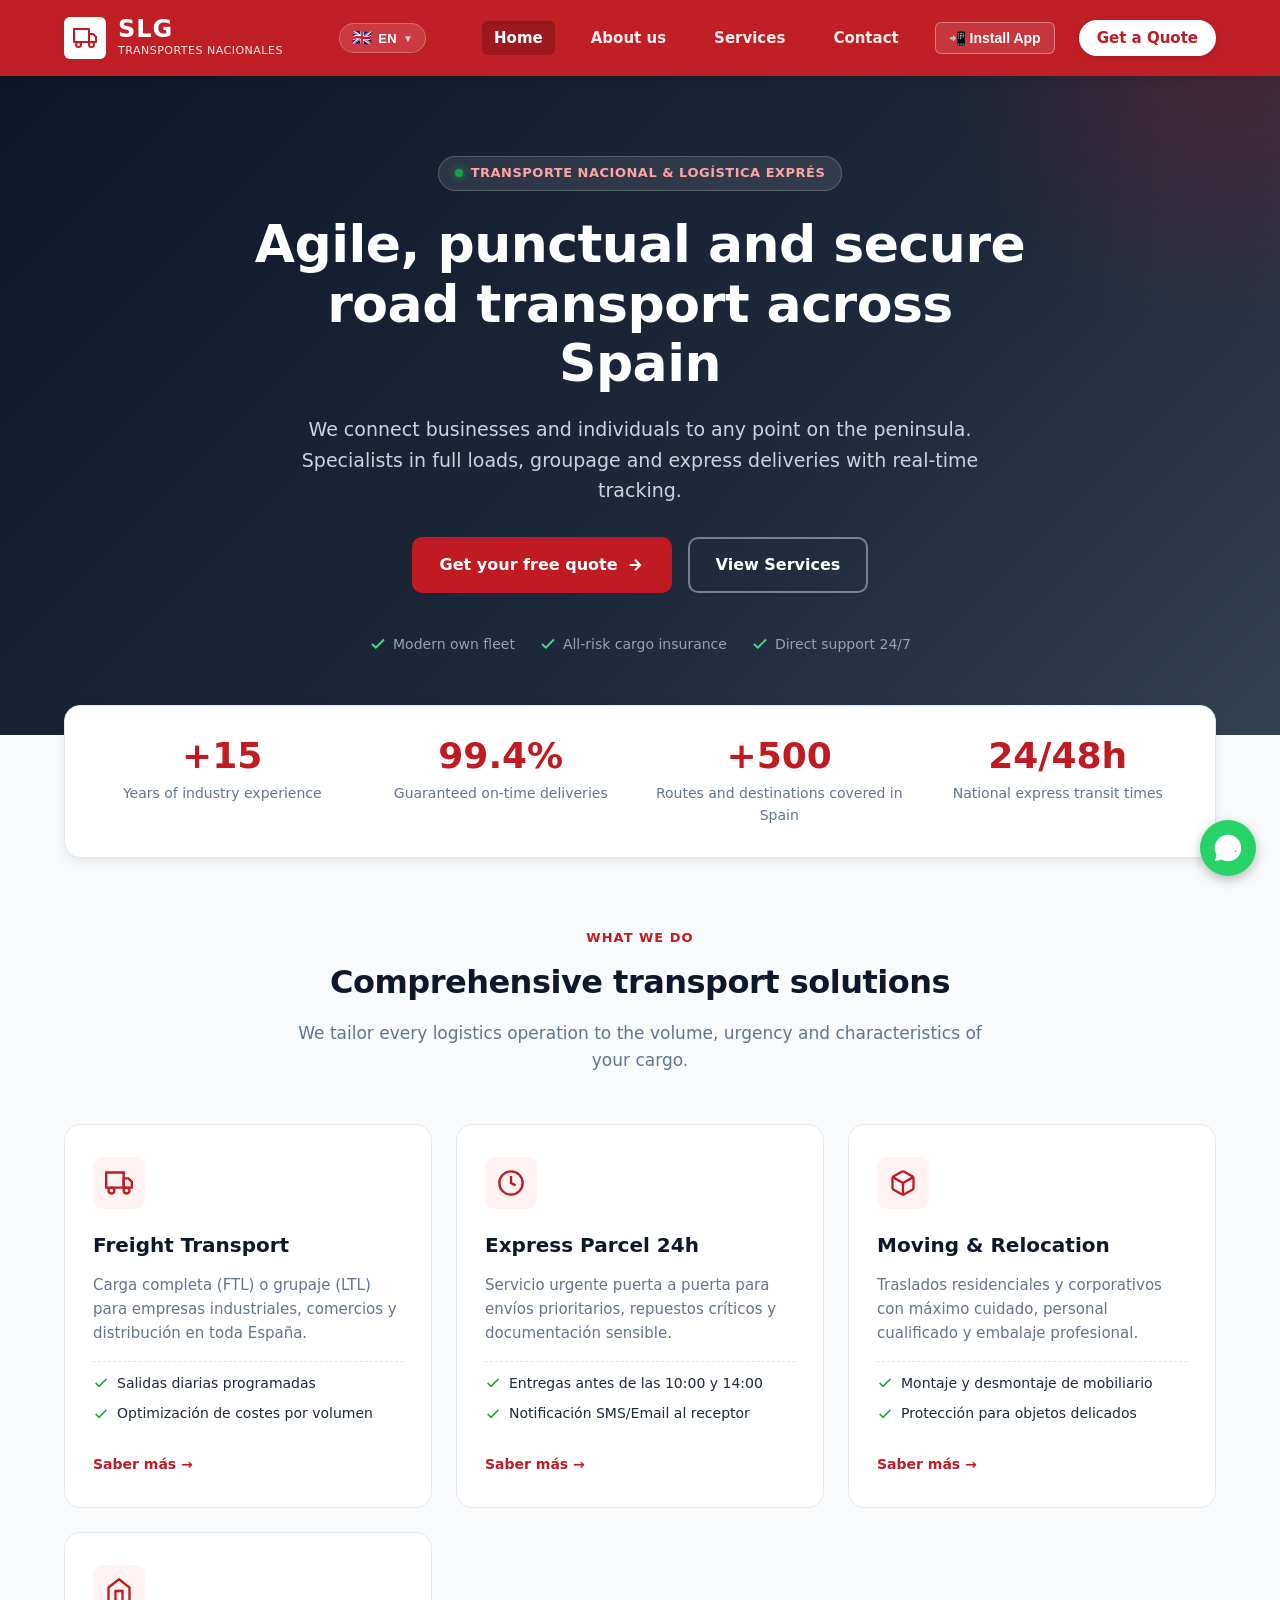
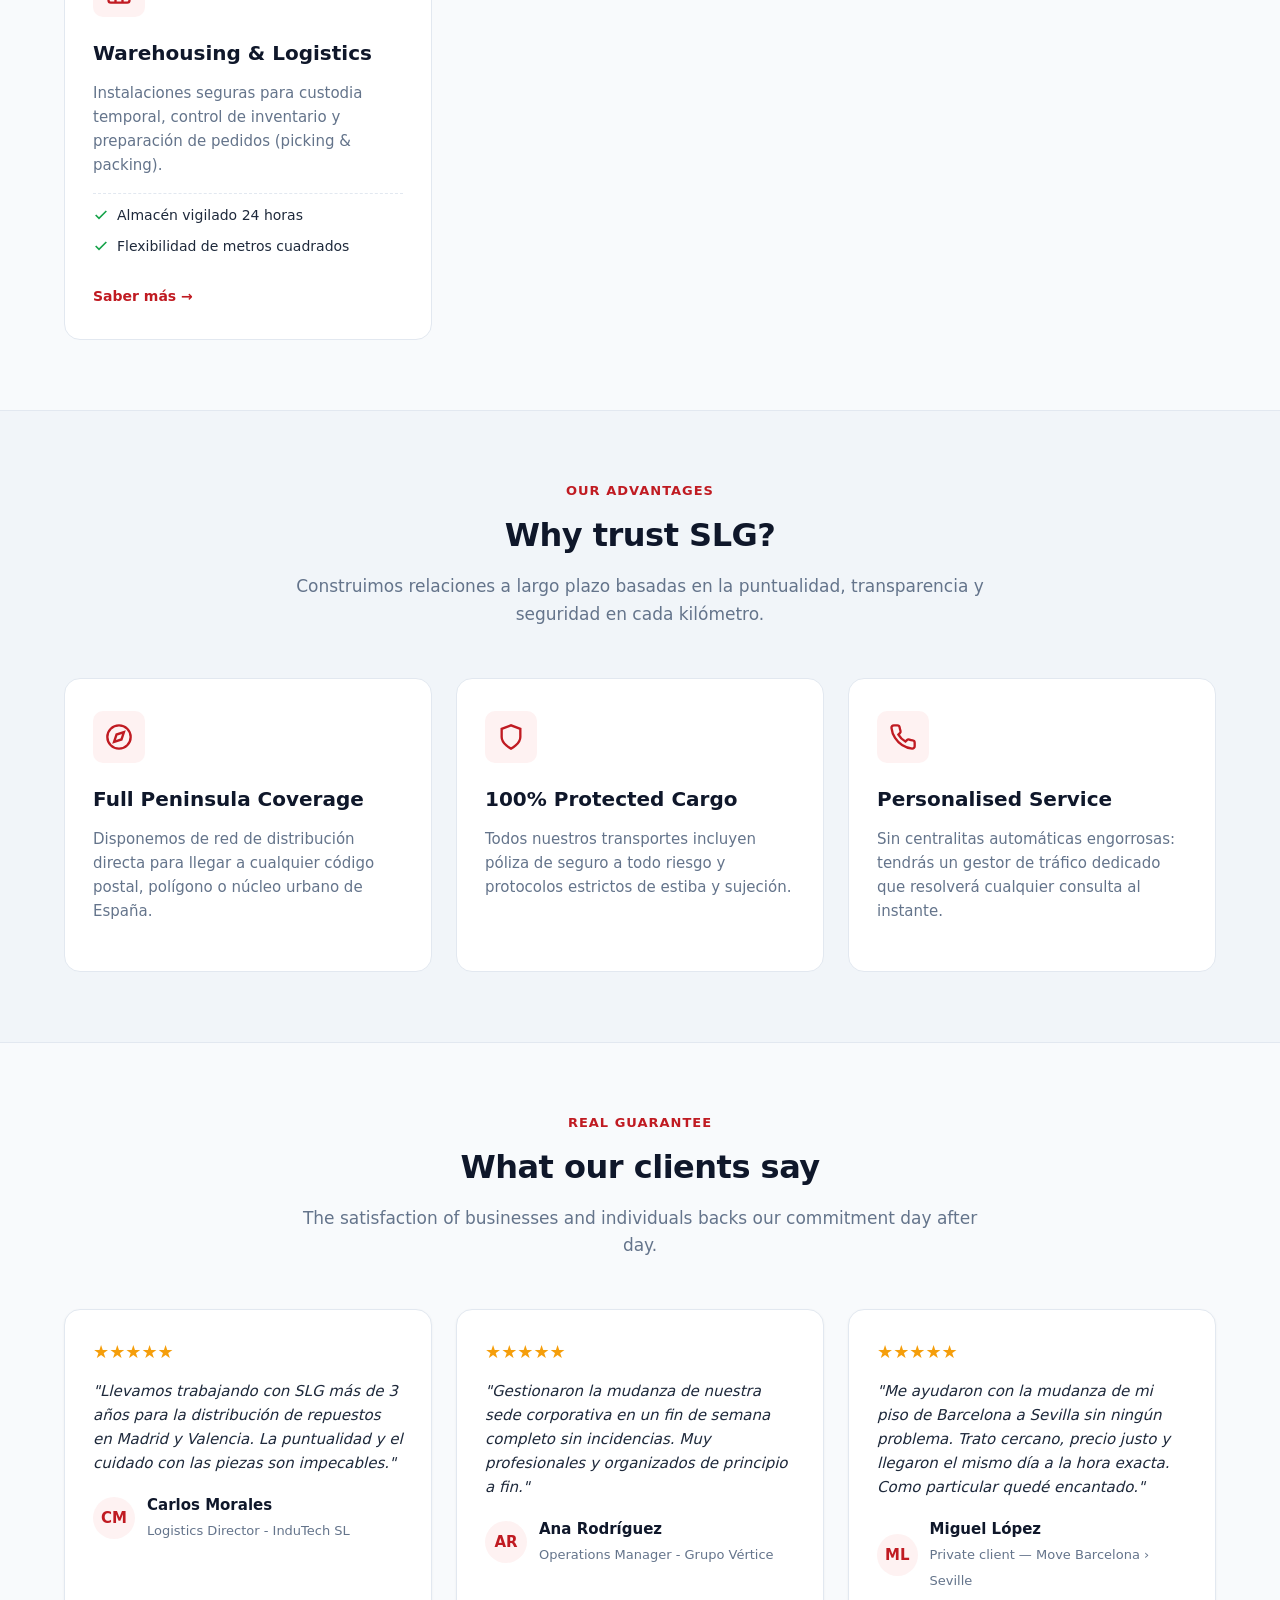
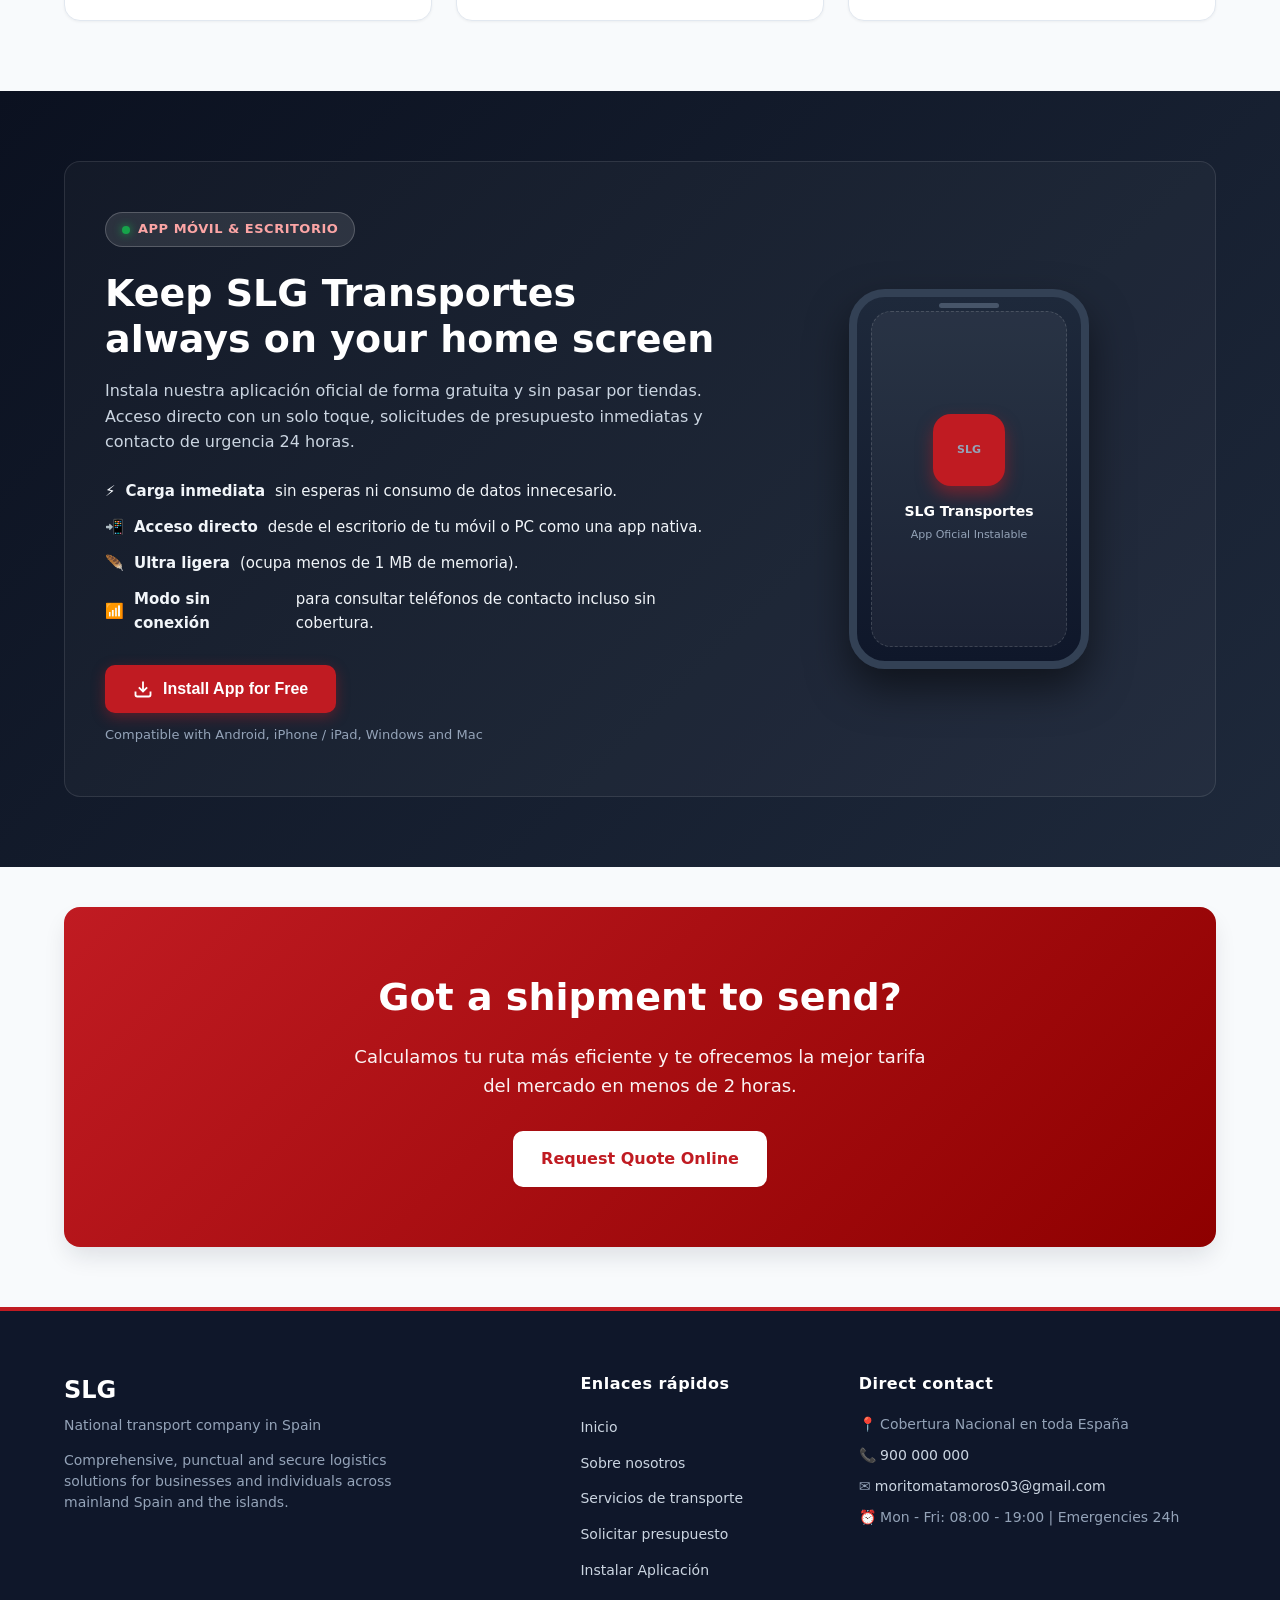
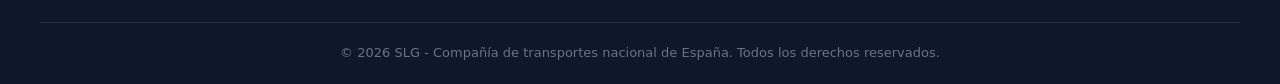
<file: index.html>
<!DOCTYPE html>
<html lang="es">

<head>
    <meta charset="UTF-8">
    <meta name="viewport" content="width=device-width, initial-scale=1.0">
    <title>SLG Transportes | Envíos Nacionales y Logística en España</title>
    <meta name="description" content="Compañía de transportes nacional de España. Especialistas en carga completa, grupaje, paquetería urgente 24h y logística integral con máxima puntualidad y seguridad.">
    <meta name="author" content="Mohammed Rayan Salhi Oueld Amar">
    <meta name="keywords" content="transporte, España, SLG, mercancías, logística, transporte de carga, mudanzas, paquetería urgente, envíos nacionales">
    <meta name="theme-color" content="#c01b22">

    <!-- Open Graph / Redes Sociales -->
    <meta property="og:type" content="website">
    <meta property="og:title" content="SLG Transportes | Logística y Envíos en toda España">
    <meta property="og:description" content="Servicio de transporte terrestre seguro, rápido y garantizado. Solicita tu presupuesto sin compromiso.">
    <meta property="og:locale" content="es_ES">

    <!-- Favicon & PWA Web App Manifest -->
    <link rel="icon" type="image/svg+xml" href="favicon.svg">
    <link rel="manifest" href="manifest.json">
    <meta name="apple-mobile-web-app-capable" content="yes">
    <meta name="apple-mobile-web-app-status-bar-style" content="black-translucent">
    <meta name="apple-mobile-web-app-title" content="SLG Transportes">
    <link rel="apple-touch-icon" href="icons/icon-192.png">
    <link rel="stylesheet" href="style.css">
</head>

<body>
    <!-- Encabezado / Barra de Navegación -->
    <header>
        <div id="encabezado">
            <a href="index.html" id="logo" aria-label="SLG Transportes - Inicio">
                <div class="logo-icon">
                    <svg viewBox="0 0 24 24" fill="none" stroke="currentColor" stroke-width="2" stroke-linecap="round" stroke-linejoin="round">
                        <rect x="1" y="3" width="15" height="13"></rect>
                        <polygon points="16 8 20 8 23 11 23 16 16 16 16 8"></polygon>
                        <circle cx="5.5" cy="18.5" r="2.5"></circle>
                        <circle cx="18.5" cy="18.5" r="2.5"></circle>
                    </svg>
                </div>
                <div>
                    <h1>SLG</h1>
                    <p>Transportes Nacionales</p>
                </div>
            </a>

            <button class="nav-toggle" aria-label="Abrir menú de navegación" aria-expanded="false">
                <span></span>
                <span></span>
                <span></span>
            </button>

            <!-- Selector de Idioma -->
            <div class="lang-selector">
                <button class="lang-selector-btn" aria-label="Cambiar idioma" aria-expanded="false">
                    <span class="lang-flag" id="lang-flag-current">🇪🇸</span>
                    <span id="lang-code-current">ES</span>
                    <span class="lang-chevron">▼</span>
                </button>
                <div class="lang-dropdown" role="listbox" aria-label="Seleccionar idioma">
                    <button class="lang-btn lang-activo" data-lang="es" onclick="switchLang('es'); updateLangBtn('es')">
                        <span class="lang-flag">🇪🇸</span> Español
                    </button>
                    <button class="lang-btn" data-lang="en" onclick="switchLang('en'); updateLangBtn('en')">
                        <span class="lang-flag">🇬🇧</span> English
                    </button>
                    <button class="lang-btn" data-lang="fr" onclick="switchLang('fr'); updateLangBtn('fr')">
                        <span class="lang-flag">🇫🇷</span> Français
                    </button>
                </div>
            </div>

            <nav id="navegacion">
                <ul class="links">
                    <li><a href="index.html" class="activo" data-i18n="nav_home">Inicio</a></li>
                    <li><a href="About/index.html" data-i18n="nav_about">Sobre nosotros</a></li>
                    <li><a href="Service/index.html" data-i18n="nav_services">Servicios</a></li>
                    <li><a href="Contact/index.html" data-i18n="nav_contact">Contacto</a></li>
                    <li><button type="button" class="btn-nav-app btn-instalar-trigger" data-i18n="nav_install">📲 Instalar App</button></li>
                    <li><a href="Contact/index.html" class="nav-cta" data-i18n="nav_quote">Pedir Presupuesto</a></li>
                </ul>
            </nav>
        </div>
    </header>

    <main>
        <!-- Hero Section -->
        <section class="hero">
            <div class="hero-contenido">
                <div class="badge-pill">
                    <span class="badge-dot"></span>
                    Transporte Nacional &amp; Logística Exprés
                </div>
                <h2 data-i18n="hero_h2">Transporte terrestre ágil, puntual y seguro en toda España</h2>
                <p data-i18n="hero_p">Conectamos empresas y particulares con cualquier punto de la península. Especialistas en carga completa, grupaje y entregas urgentes con seguimiento en tiempo real.</p>
                <div class="hero-botones">
                    <a class="boton" href="Contact/index.html">
                        <span data-i18n="hero_btn1">Pide tu presupuesto gratis</span>
                        <svg width="18" height="18" viewBox="0 0 24 24" fill="none" stroke="currentColor" stroke-width="2.5"><path d="M5 12h14M12 5l7 7-7 7"/></svg>
                    </a>
                    <a class="boton boton-secundario" href="Service/index.html" data-i18n="hero_btn2">Ver Servicios</a>
                </div>
                <div class="hero-garantias">
                    <div class="hero-garantia">
                        <svg viewBox="0 0 24 24" fill="none" stroke="currentColor" stroke-width="2.5"><polyline points="20 6 9 17 4 12"/></svg>
                        <span data-i18n="hero_g1">Flota propia moderna</span>
                    </div>
                    <div class="hero-garantia">
                        <svg viewBox="0 0 24 24" fill="none" stroke="currentColor" stroke-width="2.5"><polyline points="20 6 9 17 4 12"/></svg>
                        <span data-i18n="hero_g2">Seguro de carga a todo riesgo</span>
                    </div>
                    <div class="hero-garantia">
                        <svg viewBox="0 0 24 24" fill="none" stroke="currentColor" stroke-width="2.5"><polyline points="20 6 9 17 4 12"/></svg>
                        <span data-i18n="hero_g3">Atención directa 24/7</span>
                    </div>
                </div>
            </div>
        </section>

        <!-- Barra de Métricas / Confianza -->
        <div class="contenedor">
            <div class="stats-bar">
                <div class="stats-grid">
                    <div class="stat-item">
                        <h3>+15</h3>
                        <p data-i18n="stats_y">Años de experiencia en el sector</p>
                    </div>
                    <div class="stat-item">
                        <h3>99.4%</h3>
                        <p data-i18n="stats_p">Puntualidad en entregas garantizada</p>
                    </div>
                    <div class="stat-item">
                        <h3>+500</h3>
                        <p data-i18n="stats_r">Rutas y destinos cubiertos en España</p>
                    </div>
                    <div class="stat-item">
                        <h3>24/48h</h3>
                        <p data-i18n="stats_t">Tiempos de tránsito exprés nacional</p>
                    </div>
                </div>
            </div>
        </div>

        <!-- Servicios Principales -->
        <section class="bloque">
            <div class="contenedor">
                <div class="cabecera-seccion">
                    <span class="subtitulo-seccion" data-i18n="sec_services_badge">Lo que hacemos</span>
                    <h2 data-i18n="sec_services_h2">Soluciones integrales de transporte</h2>
                    <p data-i18n="sec_services_p">Adaptamos cada operativa logística al volumen, urgencia y características de tu carga.</p>
                </div>
                <div class="tarjetas">
                    <!-- Servicio 1 -->
                    <div class="tarjeta">
                        <div class="tarjeta-icono">
                            <svg viewBox="0 0 24 24" fill="none" stroke="currentColor" stroke-width="2">
                                <path d="M1 3h15v13H1z"></path>
                                <path d="M16 8h4l3 3v5h-7V8z"></path>
                                <circle cx="5.5" cy="18.5" r="2.5"></circle>
                                <circle cx="18.5" cy="18.5" r="2.5"></circle>
                            </svg>
                        </div>
                        <h3 data-i18n="s1_h3">Transporte de Mercancías</h3>
                        <p>Carga completa (FTL) o grupaje (LTL) para empresas industriales, comercios y distribución en toda España.</p>
                        <ul class="tarjeta-lista">
                            <li><svg viewBox="0 0 24 24" fill="none" stroke="currentColor" stroke-width="2.5"><polyline points="20 6 9 17 4 12"/></svg> Salidas diarias programadas</li>
                            <li><svg viewBox="0 0 24 24" fill="none" stroke="currentColor" stroke-width="2.5"><polyline points="20 6 9 17 4 12"/></svg> Optimización de costes por volumen</li>
                        </ul>
                        <a href="Service/index.html" class="tarjeta-enlace">Saber más &rarr;</a>
                    </div>

                    <!-- Servicio 2 -->
                    <div class="tarjeta">
                        <div class="tarjeta-icono">
                            <svg viewBox="0 0 24 24" fill="none" stroke="currentColor" stroke-width="2">
                                <circle cx="12" cy="12" r="10"></circle>
                                <polyline points="12 6 12 12 16 14"></polyline>
                            </svg>
                        </div>
                        <h3 data-i18n="s2_h3">Paquetería Exprés 24h</h3>
                        <p>Servicio urgente puerta a puerta para envíos prioritarios, repuestos críticos y documentación sensible.</p>
                        <ul class="tarjeta-lista">
                            <li><svg viewBox="0 0 24 24" fill="none" stroke="currentColor" stroke-width="2.5"><polyline points="20 6 9 17 4 12"/></svg> Entregas antes de las 10:00 y 14:00</li>
                            <li><svg viewBox="0 0 24 24" fill="none" stroke="currentColor" stroke-width="2.5"><polyline points="20 6 9 17 4 12"/></svg> Notificación SMS/Email al receptor</li>
                        </ul>
                        <a href="Service/index.html" class="tarjeta-enlace">Saber más &rarr;</a>
                    </div>

                    <!-- Servicio 3 -->
                    <div class="tarjeta">
                        <div class="tarjeta-icono">
                            <svg viewBox="0 0 24 24" fill="none" stroke="currentColor" stroke-width="2">
                                <path d="M21 16V8a2 2 0 0 0-1-1.73l-7-4a2 2 0 0 0-2 0l-7 4A2 2 0 0 0 3 8v8a2 2 0 0 0 1 1.73l7 4a2 2 0 0 0 2 0l7-4A2 2 0 0 0 21 16z"></path>
                                <polyline points="3.27 6.96 12 12.01 20.73 6.96"></polyline>
                                <line x1="12" y1="22.08" x2="12" y2="12"></line>
                            </svg>
                        </div>
                        <h3 data-i18n="s3_h3">Mudanzas y Traslados</h3>
                        <p>Traslados residenciales y corporativos con máximo cuidado, personal cualificado y embalaje profesional.</p>
                        <ul class="tarjeta-lista">
                            <li><svg viewBox="0 0 24 24" fill="none" stroke="currentColor" stroke-width="2.5"><polyline points="20 6 9 17 4 12"/></svg> Montaje y desmontaje de mobiliario</li>
                            <li><svg viewBox="0 0 24 24" fill="none" stroke="currentColor" stroke-width="2.5"><polyline points="20 6 9 17 4 12"/></svg> Protección para objetos delicados</li>
                        </ul>
                        <a href="Service/index.html" class="tarjeta-enlace">Saber más &rarr;</a>
                    </div>

                    <!-- Servicio 4 -->
                    <div class="tarjeta">
                        <div class="tarjeta-icono">
                            <svg viewBox="0 0 24 24" fill="none" stroke="currentColor" stroke-width="2">
                                <path d="M3 9l9-7 9 7v11a2 2 0 0 1-2 2H5a2 2 0 0 1-2-2z"></path>
                                <polyline points="9 22 9 12 15 12 15 22"></polyline>
                            </svg>
                        </div>
                        <h3 data-i18n="s4_h3">Almacenaje y Logística</h3>
                        <p>Instalaciones seguras para custodia temporal, control de inventario y preparación de pedidos (picking & packing).</p>
                        <ul class="tarjeta-lista">
                            <li><svg viewBox="0 0 24 24" fill="none" stroke="currentColor" stroke-width="2.5"><polyline points="20 6 9 17 4 12"/></svg> Almacén vigilado 24 horas</li>
                            <li><svg viewBox="0 0 24 24" fill="none" stroke="currentColor" stroke-width="2.5"><polyline points="20 6 9 17 4 12"/></svg> Flexibilidad de metros cuadrados</li>
                        </ul>
                        <a href="Service/index.html" class="tarjeta-enlace">Saber más &rarr;</a>
                    </div>
                </div>
            </div>
        </section>

        <!-- Por qué elegirnos -->
        <section class="bloque bloque-alt">
            <div class="contenedor">
                <div class="cabecera-seccion">
                    <span class="subtitulo-seccion" data-i18n="sec_why_badge">Nuestras Ventajas</span>
                    <h2 data-i18n="sec_why_h2">¿Por qué confiar en SLG?</h2>
                    <p>Construimos relaciones a largo plazo basadas en la puntualidad, transparencia y seguridad en cada kilómetro.</p>
                </div>
                <div class="tarjetas">
                    <div class="tarjeta">
                        <div class="tarjeta-icono">
                            <svg viewBox="0 0 24 24" fill="none" stroke="currentColor" stroke-width="2">
                                <circle cx="12" cy="12" r="10"></circle>
                                <polygon points="16.24 7.76 14.12 14.12 7.76 16.24 9.88 9.88 16.24 7.76"></polygon>
                            </svg>
                        </div>
                        <h3 data-i18n="why1_h3">Cobertura Peninsular Total</h3>
                        <p>Disponemos de red de distribución directa para llegar a cualquier código postal, polígono o núcleo urbano de España.</p>
                    </div>
                    <div class="tarjeta">
                        <div class="tarjeta-icono">
                            <svg viewBox="0 0 24 24" fill="none" stroke="currentColor" stroke-width="2">
                                <path d="M12 22s8-4 8-10V5l-8-3-8 3v7c0 6 8 10 8 10z"></path>
                            </svg>
                        </div>
                        <h3 data-i18n="why2_h3">Mercancía 100% Protegida</h3>
                        <p>Todos nuestros transportes incluyen póliza de seguro a todo riesgo y protocolos estrictos de estiba y sujeción.</p>
                    </div>
                    <div class="tarjeta">
                        <div class="tarjeta-icono">
                            <svg viewBox="0 0 24 24" fill="none" stroke="currentColor" stroke-width="2">
                                <path d="M22 16.92v3a2 2 0 0 1-2.18 2 19.79 19.79 0 0 1-8.63-3.07 19.5 19.5 0 0 1-6-6 19.79 19.79 0 0 1-3.07-8.67A2 2 0 0 1 4.11 2h3a2 2 0 0 1 2 1.72 12.84 12.84 0 0 0 .7 2.81 2 2 0 0 1-.45 2.11L8.09 9.91a16 16 0 0 0 6 6l1.27-1.27a2 2 0 0 1 2.11-.45 12.84 12.84 0 0 0 2.81.7A2 2 0 0 1 22 16.92z"></path>
                            </svg>
                        </div>
                        <h3 data-i18n="why3_h3">Atención Personalizada</h3>
                        <p>Sin centralitas automáticas engorrosas: tendrás un gestor de tráfico dedicado que resolverá cualquier consulta al instante.</p>
                    </div>
                </div>
            </div>
        </section>

        <!-- Testimonios de Clientes -->
        <section class="bloque">
            <div class="contenedor">
                <div class="cabecera-seccion">
                    <span class="subtitulo-seccion" data-i18n="sec_test_badge">Garantía Real</span>
                    <h2 data-i18n="sec_test_h2">Lo que dicen nuestros clientes</h2>
                    <p data-i18n="sec_test_p">La satisfacción de empresas y particulares avala nuestro compromiso día a día.</p>
                </div>
                <div class="tarjetas">
                    <div class="tarjeta-testimonio">
                        <div class="estrellas">★★★★★</div>
                        <p class="testimonio-texto">"Llevamos trabajando con SLG más de 3 años para la distribución de repuestos en Madrid y Valencia. La puntualidad y el cuidado con las piezas son impecables."</p>
                        <div class="testimonio-autor">
                            <div class="autor-avatar">CM</div>
                            <div class="autor-info">
                                <h4>Carlos Morales</h4>
                                <span data-i18n="t1_role">Director de Logística - InduTech SL</span>
                            </div>
                        </div>
                    </div>
                    <div class="tarjeta-testimonio">
                        <div class="estrellas">★★★★★</div>
                        <p class="testimonio-texto">"Gestionaron la mudanza de nuestra sede corporativa en un fin de semana completo sin incidencias. Muy profesionales y organizados de principio a fin."</p>
                        <div class="testimonio-autor">
                            <div class="autor-avatar">AR</div>
                            <div class="autor-info">
                                <h4>Ana Rodríguez</h4>
                                <span data-i18n="t2_role">Operations Manager - Grupo Vértice</span>
                            </div>
                        </div>
                    </div>
                    <div class="tarjeta-testimonio">
                        <div class="estrellas">★★★★★</div>
                        <p class="testimonio-texto">"Me ayudaron con la mudanza de mi piso de Barcelona a Sevilla sin ningún problema. Trato cercano, precio justo y llegaron el mismo día a la hora exacta. Como particular quedé encantado."</p>
                        <div class="testimonio-autor">
                            <div class="autor-avatar">ML</div>
                            <div class="autor-info">
                                <h4>Miguel López</h4>
                                <span data-i18n="t3_role">Particular — Mudanza Barcelona › Sevilla</span>
                            </div>
                        </div>
                    </div>
                </div>
            </div>
        </section>

        <!-- Sección Instalar Aplicación (PWA) -->
        <section class="bloque bloque-app" id="instalar-app">
            <div class="contenedor">
                <div class="app-banner">
                    <div class="app-banner-info">
                        <div class="badge-pill">
                            <span class="badge-dot"></span>
                            App Móvil & Escritorio
                        </div>
                        <h2 data-i18n="pwa_h2">Lleva SLG Transportes siempre en tu pantalla de inicio</h2>
                        <p>Instala nuestra aplicación oficial de forma gratuita y sin pasar por tiendas. Acceso directo con un solo toque, solicitudes de presupuesto inmediatas y contacto de urgencia 24 horas.</p>
                        <ul class="app-ventajas">
                            <li>⚡ <strong>Carga inmediata</strong> sin esperas ni consumo de datos innecesario.</li>
                            <li>📲 <strong>Acceso directo</strong> desde el escritorio de tu móvil o PC como una app nativa.</li>
                            <li>🪶 <strong>Ultra ligera</strong> (ocupa menos de 1 MB de memoria).</li>
                            <li>📶 <strong>Modo sin conexión</strong> para consultar teléfonos de contacto incluso sin cobertura.</li>
                        </ul>
                        <div class="app-botones">
                            <button type="button" class="boton boton-app-instalar btn-instalar-trigger">
                                <svg viewBox="0 0 24 24" width="20" height="20" fill="none" stroke="currentColor" stroke-width="2.2"><path d="M21 15v4a2 2 0 0 1-2 2H5a2 2 0 0 1-2-2v-4"></path><polyline points="7 10 12 15 17 10"></polyline><line x1="12" y1="15" x2="12" y2="3"></line></svg>
                                <span data-i18n="pwa_btn">Instalar Aplicación Gratis</span>
                            </button>
                            <span class="app-compatibilidad" data-i18n="pwa_compat">Compatible con Android, iPhone / iPad, Windows y Mac</span>
                        </div>
                    </div>
                    <div class="app-banner-visual">
                        <div class="mockup-movil">
                            <div class="mockup-pantalla">
                                <div class="mockup-app-icon">
                                    <span>SLG</span>
                                </div>
                                <p><strong>SLG Transportes</strong></p>
                                <span>App Oficial Instalable</span>
                            </div>
                        </div>
                    </div>
                </div>
            </div>
        </section>

        <!-- Banner CTA -->
        <section class="contenedor">
            <div class="banner-cta">
                <h2 data-i18n="cta_h2">¿Tienes un envío pendiente?</h2>
                <p>Calculamos tu ruta más eficiente y te ofrecemos la mejor tarifa del mercado en menos de 2 horas.</p>
                <a href="Contact/index.html" class="boton" data-i18n="cta_btn">Solicitar Presupuesto Online</a>
            </div>
        </section>
    </main>

    <!-- Botón flotante de WhatsApp -->
    <a href="https://wa.me/34900000000?text=Hola%20SLG%20Transportes,%20deseo%20solicitar%20un%20presupuesto" class="whatsapp-flotante" target="_blank" rel="noopener noreferrer" aria-label="Contactar por WhatsApp">
        <svg viewBox="0 0 24 24">
            <path d="M12.031 6.172c-3.181 0-5.767 2.586-5.768 5.766-.001 1.298.38 2.27 1.019 3.287l-.582 2.128 2.182-.573c.978.58 1.911.928 3.145.929 3.178 0 5.767-2.587 5.768-5.766.001-3.187-2.575-5.77-5.764-5.771zm3.392 8.244c-.144.405-.837.774-1.17.824-.312.045-.694.074-2.18-.54-1.748-.721-2.884-2.483-2.973-2.602-.089-.12-1.025-1.365-1.025-2.603 0-1.238.647-1.849.878-2.1.23-.25.502-.313.668-.313.167 0 .334.002.48.01.155.008.363-.058.568.435.21.503.715 1.744.777 1.87.063.125.105.272.02.439-.083.167-.125.272-.25.417-.125.146-.263.327-.376.439-.125.126-.255.262-.11.512.146.251.65 1.074 1.394 1.737.957.853 1.765 1.118 2.016 1.243.251.126.398.105.544-.063.146-.167.627-.732.794-.983.167-.251.334-.209.564-.125.23.083 1.464.69 1.715.816.251.125.418.188.48.293.063.104.063.606-.081 1.011zM12 2C6.477 2 2 6.477 2 12c0 1.891.524 3.66 1.434 5.174L2 22l4.981-1.309A9.95 9.95 0 0 0 12 22c5.523 0 10-4.477 10-10S17.523 2 12 2z"/>
        </svg>
    </a>

    <!-- Modal Instrucciones de Instalación -->
    <div class="modal-overlay" id="modal-instalar-app" role="dialog" aria-modal="true" aria-labelledby="modal-titulo">
        <div class="modal-contenido">
            <button class="modal-cerrar" id="modal-cerrar-btn" aria-label="Cerrar modal">&times;</button>
            <h3 id="modal-titulo" style="font-size: 22px; font-weight: 800; margin-bottom: 8px;" data-i18n="modal_title">📲 Cómo instalar SLG Transportes</h3>
            <p style="color: var(--text-muted); font-size: 14px;">Sigue estos sencillos pasos según el dispositivo que estés utilizando:</p>
            
            <ul class="modal-pasos">
                <li>
                    <span class="paso-numero">1</span>
                    <div>
                        <strong>En iPhone / iPad (Safari):</strong>
                        <p style="font-size: 14px; color: var(--text-muted); margin-top: 2px;">Pulsa el botón <strong>Compartir</strong> (icono de cuadrado con flecha hacia arriba) y selecciona <strong>"Añadir a la pantalla de inicio"</strong>.</p>
                    </div>
                </li>
                <li>
                    <span class="paso-numero">2</span>
                    <div>
                        <strong>En Android (Chrome):</strong>
                        <p style="font-size: 14px; color: var(--text-muted); margin-top: 2px;">Toca los 3 puntos superiores del navegador y pulsa en <strong>"Instalar aplicación"</strong> o <strong>"Añadir a pantalla principal"</strong>.</p>
                    </div>
                </li>
                <li>
                    <span class="paso-numero">3</span>
                    <div>
                        <strong>En ordenador (Chrome / Edge):</strong>
                        <p style="font-size: 14px; color: var(--text-muted); margin-top: 2px;">Haz clic en el icono de instalación 🖥️ que aparece en la barra de direcciones arriba a la derecha.</p>
                    </div>
                </li>
            </ul>

            <button type="button" class="boton boton-bloque" onclick="document.querySelector('#modal-instalar-app').classList.remove('abierto')" data-i18n="modal_btn">Entendido</button>
        </div>
    </div>

    <!-- Pie de Página -->
    <footer>
        <div class="footer-container">
            <div class="footer-col">
                <div class="footer-logo">
                    <h3>SLG</h3>
                    <p data-i18n="footer_tagline">Compañía de transportes nacional de España</p>
                </div>
                <p class="footer-desc" data-i18n="footer_desc">Soluciones logísticas integrales, puntuales y seguras para empresas y particulares en toda la península e islas.</p>
            </div>
            <div class="footer-col">
                <h4>Enlaces rápidos</h4>
                <ul class="footer-links">
                    <li><a href="index.html">Inicio</a></li>
                    <li><a href="About/index.html">Sobre nosotros</a></li>
                    <li><a href="Service/index.html">Servicios de transporte</a></li>
                    <li><a href="Contact/index.html">Solicitar presupuesto</a></li>
                    <li><a href="#instalar-app" class="btn-instalar-trigger">Instalar Aplicación</a></li>
                </ul>
            </div>
            <div class="footer-col">
                <h4 data-i18n="footer_contact_title">Contacto directo</h4>
                <p>📍 Cobertura Nacional en toda España</p>
                <p>📞 <a href="tel:900000000">900 000 000</a></p>
                <p>✉️ <a href="mailto:moritomatamoros03@gmail.com">moritomatamoros03@gmail.com</a></p>
                <p data-i18n="footer_hours">⏰ Lun - Vie: 08:00 - 19:00 | Urgencias 24h</p>
            </div>
        </div>
        <div class="footer-bottom">
            <p>&copy; 2026 SLG - Compañía de transportes nacional de España. Todos los derechos reservados.</p>
        </div>
    </footer>

    <script src="i18n.js"></script>
    <script src="main.js"></script>
</body>

</html>
</file>
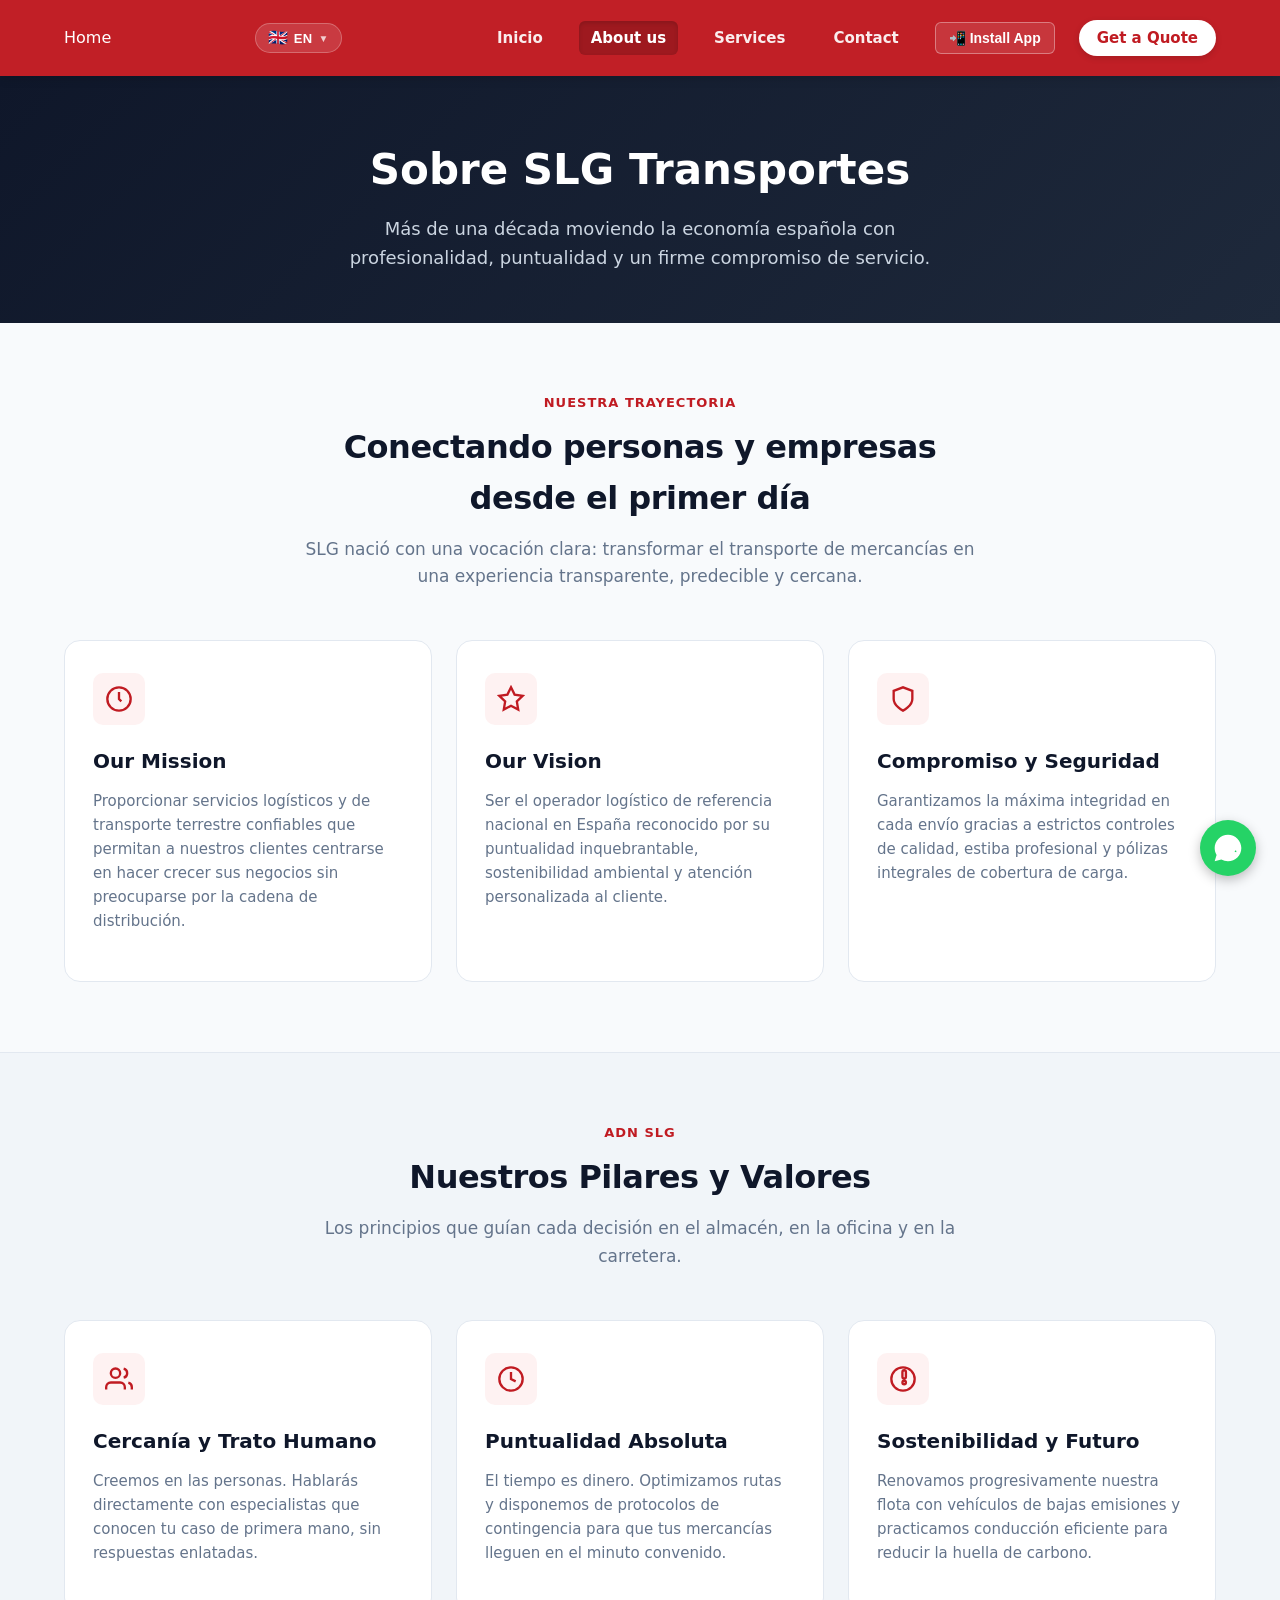
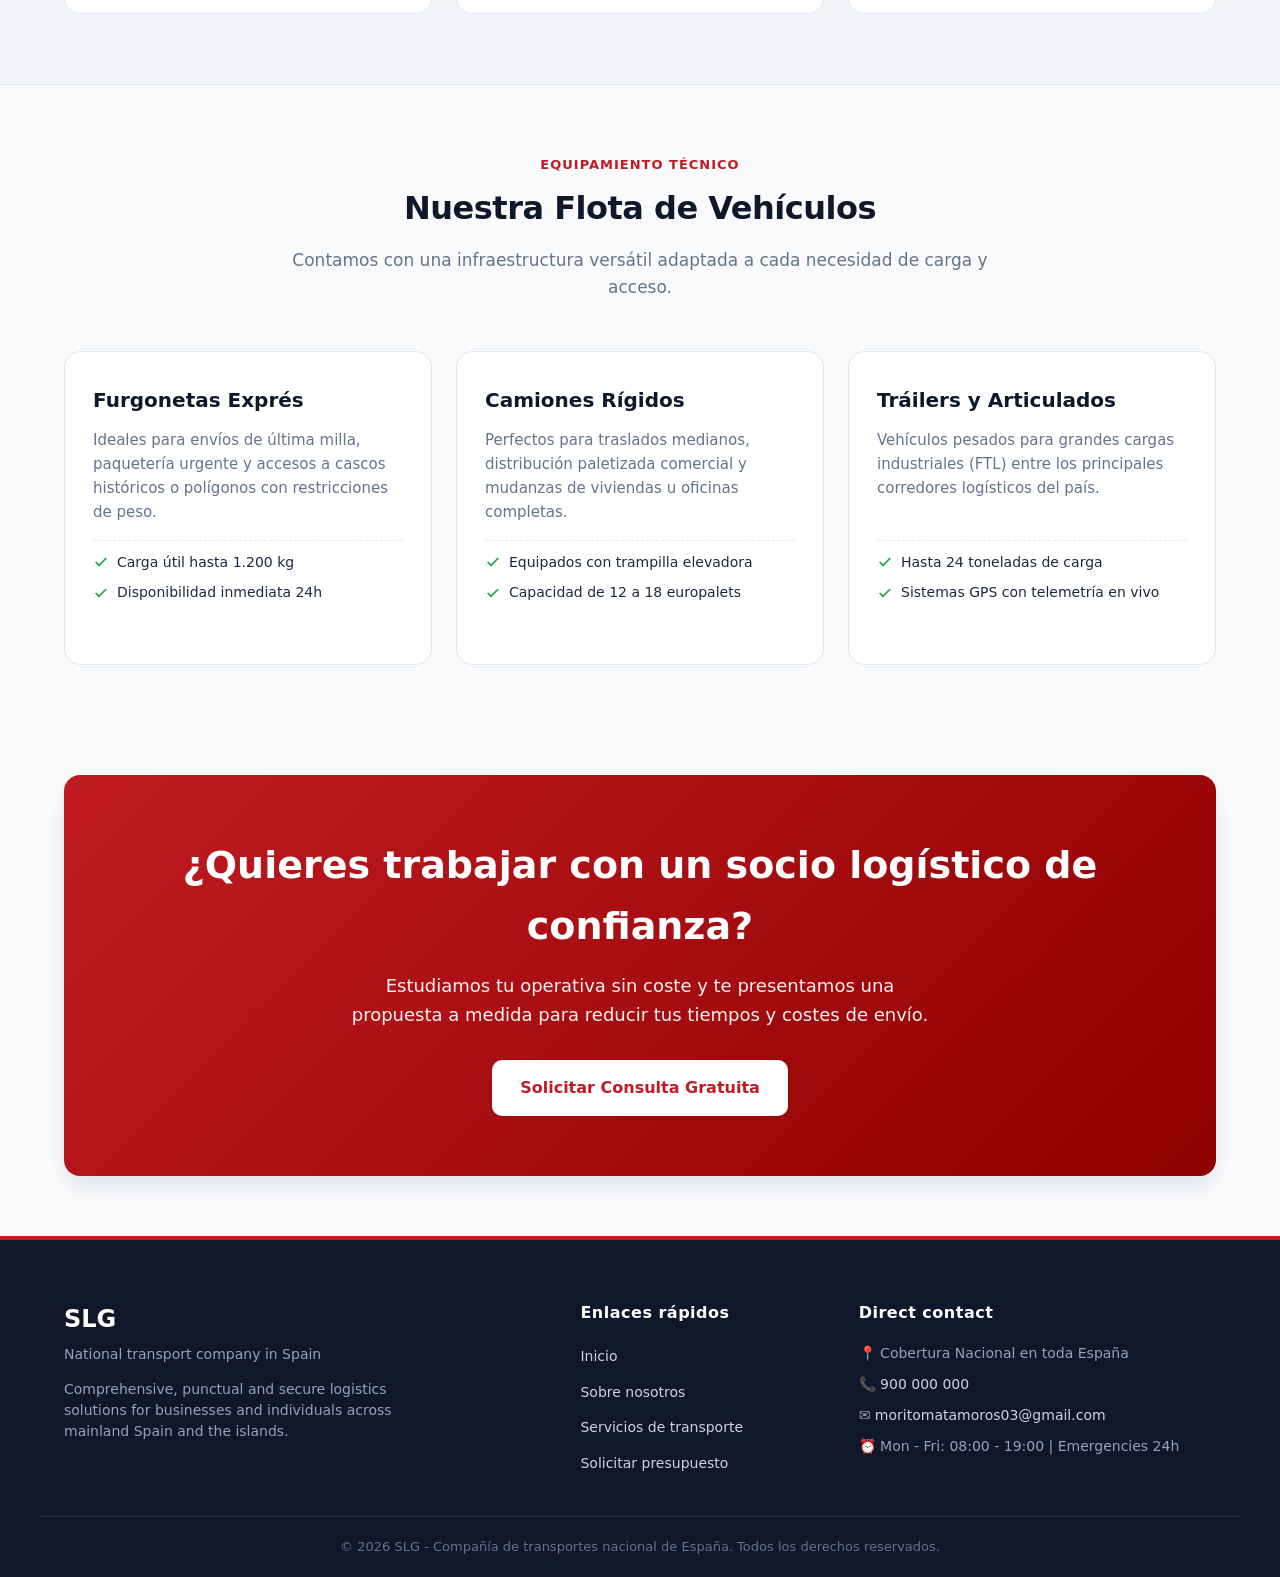
<file: About/index.html>
<!DOCTYPE html>
<html lang="es">

<head>
    <meta charset="UTF-8">
    <meta name="viewport" content="width=device-width, initial-scale=1.0">
    <title>SLG - Sobre nosotros | Historia, Misión y Flota</title>
    <meta name="description" content="Conoce SLG, compañía de transportes nacional de España. Descubre nuestra historia, flota moderna, compromiso con la puntualidad y valores.">
    <meta name="author" content="Mohammed Rayan Salhi Oueld Amar">
    <meta name="keywords" content="transporte, España, SLG, mercancías, logística, sobre nosotros, flota camiones">
    <meta name="theme-color" content="#c01b22">

    <!-- Favicon & PWA Web App Manifest -->
    <link rel="icon" type="image/svg+xml" href="../favicon.svg">
    <link rel="manifest" href="../manifest.json">
    <meta name="apple-mobile-web-app-capable" content="yes">
    <meta name="apple-mobile-web-app-status-bar-style" content="black-translucent">
    <meta name="apple-mobile-web-app-title" content="SLG Transportes">
    <link rel="apple-touch-icon" href="../icons/icon-192.png">
    <link rel="stylesheet" href="../style.css">
</head>

<body>
    <!-- Encabezado / Barra de Navegación -->
    <header>
        <div id="encabezado">
            <a href="../index.html" data-i18n="nav_home" id="logo" aria-label="SLG Transportes - Inicio">
                <div class="logo-icon">
                    <svg viewBox="0 0 24 24" fill="none" stroke="currentColor" stroke-width="2" stroke-linecap="round" stroke-linejoin="round">
                        <rect x="1" y="3" width="15" height="13"></rect>
                        <polygon points="16 8 20 8 23 11 23 16 16 16 16 8"></polygon>
                        <circle cx="5.5" cy="18.5" r="2.5"></circle>
                        <circle cx="18.5" cy="18.5" r="2.5"></circle>
                    </svg>
                </div>
                <div>
                    <h1>SLG</h1>
                    <p>Transportes Nacionales</p>
                </div>
            </a>

            <button class="nav-toggle" aria-label="Abrir menú de navegación" aria-expanded="false">
                <span></span>
                <span></span>
                <span></span>
            </button>

            
            <!-- Selector de Idioma -->
            <div class="lang-selector">
                <button class="lang-selector-btn" aria-label="Cambiar idioma" aria-expanded="false">
                    <span class="lang-flag" id="lang-flag-current">&#127466;&#127480;</span>
                    <span id="lang-code-current">ES</span>
                    <span class="lang-chevron">&#9660;</span>
                </button>
                <div class="lang-dropdown" role="listbox" aria-label="Seleccionar idioma">
                    <button class="lang-btn lang-activo" data-lang="es" onclick="switchLang('es'); updateLangBtn('es')">
                        <span class="lang-flag">&#127466;&#127480;</span> Espa&#241;ol
                    </button>
                    <button class="lang-btn" data-lang="en" onclick="switchLang('en'); updateLangBtn('en')">
                        <span class="lang-flag">&#127468;&#127463;</span> English
                    </button>
                    <button class="lang-btn" data-lang="fr" onclick="switchLang('fr'); updateLangBtn('fr')">
                        <span class="lang-flag">&#127467;&#127479;</span> Fran&#231;ais
                    </button>
                </div>
            </div>

            <nav id="navegacion">
                <ul class="links">
                    <li><a href="../index.html">Inicio</a></li>
                    <li><a href="../About/index.html" data-i18n="nav_about" class="activo">Sobre nosotros</a></li>
                    <li><a href="../Service/index.html" data-i18n="nav_services">Servicios</a></li>
                    <li><a href="../Contact/index.html" data-i18n="nav_contact">Contacto</a></li>
                    <li><button type="button" class="btn-nav-app btn-instalar-trigger" data-i18n="nav_install">📲 Instalar App</button></li>
                    <li><a href="../Contact/index.html" class="nav-cta" data-i18n="nav_quote">Pedir Presupuesto</a></li>
                </ul>
            </nav>
        </div>
    </header>

    <main>
        <!-- Page Hero -->
        <section class="pagina-hero">
            <div class="contenedor">
                <h1>Sobre SLG Transportes</h1>
                <p>Más de una década moviendo la economía española con profesionalidad, puntualidad y un firme compromiso de servicio.</p>
            </div>
        </section>

        <!-- Historia y Misión -->
        <section class="bloque">
            <div class="contenedor">
                <div class="cabecera-seccion">
                    <span class="subtitulo-seccion">Nuestra Trayectoria</span>
                    <h2>Conectando personas y empresas desde el primer día</h2>
                    <p>SLG nació con una vocación clara: transformar el transporte de mercancías en una experiencia transparente, predecible y cercana.</p>
                </div>

                <div class="tarjetas">
                    <div class="tarjeta">
                        <div class="tarjeta-icono">
                            <svg viewBox="0 0 24 24" fill="none" stroke="currentColor" stroke-width="2">
                                <circle cx="12" cy="12" r="10"></circle>
                                <polyline points="12 6 12 12 14 14"></polyline>
                            </svg>
                        </div>
                        <h3 data-i18n="about_mission_h3a">Nuestra Misión</h3>
                        <p>Proporcionar servicios logísticos y de transporte terrestre confiables que permitan a nuestros clientes centrarse en hacer crecer sus negocios sin preocuparse por la cadena de distribución.</p>
                    </div>

                    <div class="tarjeta">
                        <div class="tarjeta-icono">
                            <svg viewBox="0 0 24 24" fill="none" stroke="currentColor" stroke-width="2">
                                <polygon points="12 2 15.09 8.26 22 9.27 17 14.14 18.18 21.02 12 17.77 5.82 21.02 7 14.14 2 9.27 8.91 8.26 12 2"></polygon>
                            </svg>
                        </div>
                        <h3 data-i18n="about_mission_h3b">Nuestra Visión</h3>
                        <p>Ser el operador logístico de referencia nacional en España reconocido por su puntualidad inquebrantable, sostenibilidad ambiental y atención personalizada al cliente.</p>
                    </div>

                    <div class="tarjeta">
                        <div class="tarjeta-icono">
                            <svg viewBox="0 0 24 24" fill="none" stroke="currentColor" stroke-width="2">
                                <path d="M12 22s8-4 8-10V5l-8-3-8 3v7c0 6 8 10 8 10z"></path>
                            </svg>
                        </div>
                        <h3>Compromiso y Seguridad</h3>
                        <p>Garantizamos la máxima integridad en cada envío gracias a estrictos controles de calidad, estiba profesional y pólizas integrales de cobertura de carga.</p>
                    </div>
                </div>
            </div>
        </section>

        <!-- Valores Fundamentales -->
        <section class="bloque bloque-alt">
            <div class="contenedor">
                <div class="cabecera-seccion">
                    <span class="subtitulo-seccion">ADN SLG</span>
                    <h2>Nuestros Pilares y Valores</h2>
                    <p>Los principios que guían cada decisión en el almacén, en la oficina y en la carretera.</p>
                </div>

                <div class="tarjetas">
                    <div class="tarjeta">
                        <div class="tarjeta-icono">
                            <svg viewBox="0 0 24 24" fill="none" stroke="currentColor" stroke-width="2">
                                <path d="M17 21v-2a4 4 0 0 0-4-4H5a4 4 0 0 0-4 4v2"></path>
                                <circle cx="9" cy="7" r="4"></circle>
                                <path d="M23 21v-2a4 4 0 0 0-3-3.87"></path>
                                <path d="M16 3.13a4 4 0 0 1 0 7.75"></path>
                            </svg>
                        </div>
                        <h3>Cercanía y Trato Humano</h3>
                        <p>Creemos en las personas. Hablarás directamente con especialistas que conocen tu caso de primera mano, sin respuestas enlatadas.</p>
                    </div>

                    <div class="tarjeta">
                        <div class="tarjeta-icono">
                            <svg viewBox="0 0 24 24" fill="none" stroke="currentColor" stroke-width="2">
                                <circle cx="12" cy="12" r="10"></circle>
                                <polyline points="12 6 12 12 16 14"></polyline>
                            </svg>
                        </div>
                        <h3>Puntualidad Absoluta</h3>
                        <p>El tiempo es dinero. Optimizamos rutas y disponemos de protocolos de contingencia para que tus mercancías lleguen en el minuto convenido.</p>
                    </div>

                    <div class="tarjeta">
                        <div class="tarjeta-icono">
                            <svg viewBox="0 0 24 24" fill="none" stroke="currentColor" stroke-width="2">
                                <path d="M12 2a10 10 0 1 0 10 10A10 10 0 0 0 12 2zm1 14.5a1.5 1.5 0 1 1 0-3 1.5 1.5 0 0 1 0 3zm1.5-6.5a1.5 1.5 0 0 1-1.5 1.5 1.5 1.5 0 0 1-1.5-1.5V6a1.5 1.5 0 0 1 3 0v4z"></path>
                            </svg>
                        </div>
                        <h3>Sostenibilidad y Futuro</h3>
                        <p>Renovamos progresivamente nuestra flota con vehículos de bajas emisiones y practicamos conducción eficiente para reducir la huella de carbono.</p>
                    </div>
                </div>
            </div>
        </section>

        <!-- Nuestra Flota -->
        <section class="bloque">
            <div class="contenedor">
                <div class="cabecera-seccion">
                    <span class="subtitulo-seccion">Equipamiento Técnico</span>
                    <h2>Nuestra Flota de Vehículos</h2>
                    <p>Contamos con una infraestructura versátil adaptada a cada necesidad de carga y acceso.</p>
                </div>

                <div class="tarjetas">
                    <div class="tarjeta">
                        <h3>Furgonetas Exprés</h3>
                        <p>Ideales para envíos de última milla, paquetería urgente y accesos a cascos históricos o polígonos con restricciones de peso.</p>
                        <ul class="tarjeta-lista">
                            <li><svg viewBox="0 0 24 24" fill="none" stroke="currentColor" stroke-width="2.5"><polyline points="20 6 9 17 4 12"/></svg> Carga útil hasta 1.200 kg</li>
                            <li><svg viewBox="0 0 24 24" fill="none" stroke="currentColor" stroke-width="2.5"><polyline points="20 6 9 17 4 12"/></svg> Disponibilidad inmediata 24h</li>
                        </ul>
                    </div>

                    <div class="tarjeta">
                        <h3>Camiones Rígidos</h3>
                        <p>Perfectos para traslados medianos, distribución paletizada comercial y mudanzas de viviendas u oficinas completas.</p>
                        <ul class="tarjeta-lista">
                            <li><svg viewBox="0 0 24 24" fill="none" stroke="currentColor" stroke-width="2.5"><polyline points="20 6 9 17 4 12"/></svg> Equipados con trampilla elevadora</li>
                            <li><svg viewBox="0 0 24 24" fill="none" stroke="currentColor" stroke-width="2.5"><polyline points="20 6 9 17 4 12"/></svg> Capacidad de 12 a 18 europalets</li>
                        </ul>
                    </div>

                    <div class="tarjeta">
                        <h3>Tráilers y Articulados</h3>
                        <p>Vehículos pesados para grandes cargas industriales (FTL) entre los principales corredores logísticos del país.</p>
                        <ul class="tarjeta-lista">
                            <li><svg viewBox="0 0 24 24" fill="none" stroke="currentColor" stroke-width="2.5"><polyline points="20 6 9 17 4 12"/></svg> Hasta 24 toneladas de carga</li>
                            <li><svg viewBox="0 0 24 24" fill="none" stroke="currentColor" stroke-width="2.5"><polyline points="20 6 9 17 4 12"/></svg> Sistemas GPS con telemetría en vivo</li>
                        </ul>
                    </div>
                </div>
            </div>
        </section>

        <!-- CTA Final -->
        <section class="contenedor">
            <div class="banner-cta">
                <h2>¿Quieres trabajar con un socio logístico de confianza?</h2>
                <p>Estudiamos tu operativa sin coste y te presentamos una propuesta a medida para reducir tus tiempos y costes de envío.</p>
                <a href="../Contact/index.html" class="boton">Solicitar Consulta Gratuita</a>
            </div>
        </section>
    </main>

    <!-- Botón flotante de WhatsApp -->
    <a href="https://wa.me/34900000000?text=Hola%20SLG%20Transportes,%20deseo%20más%20información%20sobre%20vuestra%20compañía" class="whatsapp-flotante" target="_blank" rel="noopener noreferrer" aria-label="Contactar por WhatsApp">
        <svg viewBox="0 0 24 24">
            <path d="M12.031 6.172c-3.181 0-5.767 2.586-5.768 5.766-.001 1.298.38 2.27 1.019 3.287l-.582 2.128 2.182-.573c.978.58 1.911.928 3.145.929 3.178 0 5.767-2.587 5.768-5.766.001-3.187-2.575-5.77-5.764-5.771zm3.392 8.244c-.144.405-.837.774-1.17.824-.312.045-.694.074-2.18-.54-1.748-.721-2.884-2.483-2.973-2.602-.089-.12-1.025-1.365-1.025-2.603 0-1.238.647-1.849.878-2.1.23-.25.502-.313.668-.313.167 0 .334.002.48.01.155.008.363-.058.568.435.21.503.715 1.744.777 1.87.063.125.105.272.02.439-.083.167-.125.272-.25.417-.125.146-.263.327-.376.439-.125.126-.255.262-.11.512.146.251.65 1.074 1.394 1.737.957.853 1.765 1.118 2.016 1.243.251.126.398.105.544-.063.146-.167.627-.732.794-.983.167-.251.334-.209.564-.125.23.083 1.464.69 1.715.816.251.125.418.188.48.293.063.104.063.606-.081 1.011zM12 2C6.477 2 2 6.477 2 12c0 1.891.524 3.66 1.434 5.174L2 22l4.981-1.309A9.95 9.95 0 0 0 12 22c5.523 0 10-4.477 10-10S17.523 2 12 2z"/>
        </svg>
    </a>

    <!-- Pie de Página -->
    <footer>
        <div class="footer-container">
            <div class="footer-col">
                <div class="footer-logo">
                    <h3>SLG</h3>
                    <p data-i18n="footer_tagline">Compañía de transportes nacional de España</p>
                </div>
                <p class="footer-desc" data-i18n="footer_desc">Soluciones logísticas integrales, puntuales y seguras para empresas y particulares en toda la península e islas.</p>
            </div>
            <div class="footer-col">
                <h4>Enlaces rápidos</h4>
                <ul class="footer-links">
                    <li><a href="../index.html">Inicio</a></li>
                    <li><a href="../About/index.html">Sobre nosotros</a></li>
                    <li><a href="../Service/index.html">Servicios de transporte</a></li>
                    <li><a href="../Contact/index.html">Solicitar presupuesto</a></li>
                </ul>
            </div>
            <div class="footer-col">
                <h4 data-i18n="footer_contact_title">Contacto directo</h4>
                <p>📍 Cobertura Nacional en toda España</p>
                <p>📞 <a href="tel:900000000">900 000 000</a></p>
                <p>✉️ <a href="mailto:moritomatamoros03@gmail.com">moritomatamoros03@gmail.com</a></p>
                <p data-i18n="footer_hours">⏰ Lun - Vie: 08:00 - 19:00 | Urgencias 24h</p>
            </div>
        </div>
        <div class="footer-bottom">
            <p>&copy; 2026 SLG - Compañía de transportes nacional de España. Todos los derechos reservados.</p>
        </div>
    </footer>

    <!-- Modal Instrucciones de Instalación -->
    <div class="modal-overlay" id="modal-instalar-app" role="dialog" aria-modal="true" aria-labelledby="modal-titulo-about">
        <div class="modal-contenido">
            <button class="modal-cerrar" id="modal-cerrar-btn" aria-label="Cerrar modal">&times;</button>
            <h3 id="modal-titulo-about" style="font-size: 22px; font-weight: 800; margin-bottom: 8px;" data-i18n="modal_title">📲 Cómo instalar SLG Transportes</h3>
            <p style="color: var(--text-muted); font-size: 14px;">Sigue estos sencillos pasos según el dispositivo que estés utilizando:</p>
            
            <ul class="modal-pasos">
                <li>
                    <span class="paso-numero">1</span>
                    <div>
                        <strong>En iPhone / iPad (Safari):</strong>
                        <p style="font-size: 14px; color: var(--text-muted); margin-top: 2px;">Pulsa el botón <strong>Compartir</strong> (icono de cuadrado con flecha hacia arriba) y selecciona <strong>"Añadir a la pantalla de inicio"</strong>.</p>
                    </div>
                </li>
                <li>
                    <span class="paso-numero">2</span>
                    <div>
                        <strong>En Android (Chrome):</strong>
                        <p style="font-size: 14px; color: var(--text-muted); margin-top: 2px;">Toca los 3 puntos superiores del navegador y pulsa en <strong>"Instalar aplicación"</strong> o <strong>"Añadir a pantalla principal"</strong>.</p>
                    </div>
                </li>
                <li>
                    <span class="paso-numero">3</span>
                    <div>
                        <strong>En ordenador (Chrome / Edge):</strong>
                        <p style="font-size: 14px; color: var(--text-muted); margin-top: 2px;">Haz clic en el icono de instalación 🖥️ que aparece en la barra de direcciones arriba a la derecha.</p>
                    </div>
                </li>
            </ul>

            <button type="button" class="boton boton-bloque" onclick="document.querySelector('#modal-instalar-app').classList.remove('abierto')" data-i18n="modal_btn">Entendido</button>
        </div>
    </div>

    <script src="../i18n.js"></script>
    <script src="../main.js"></script>
</body>

</html>
</file>
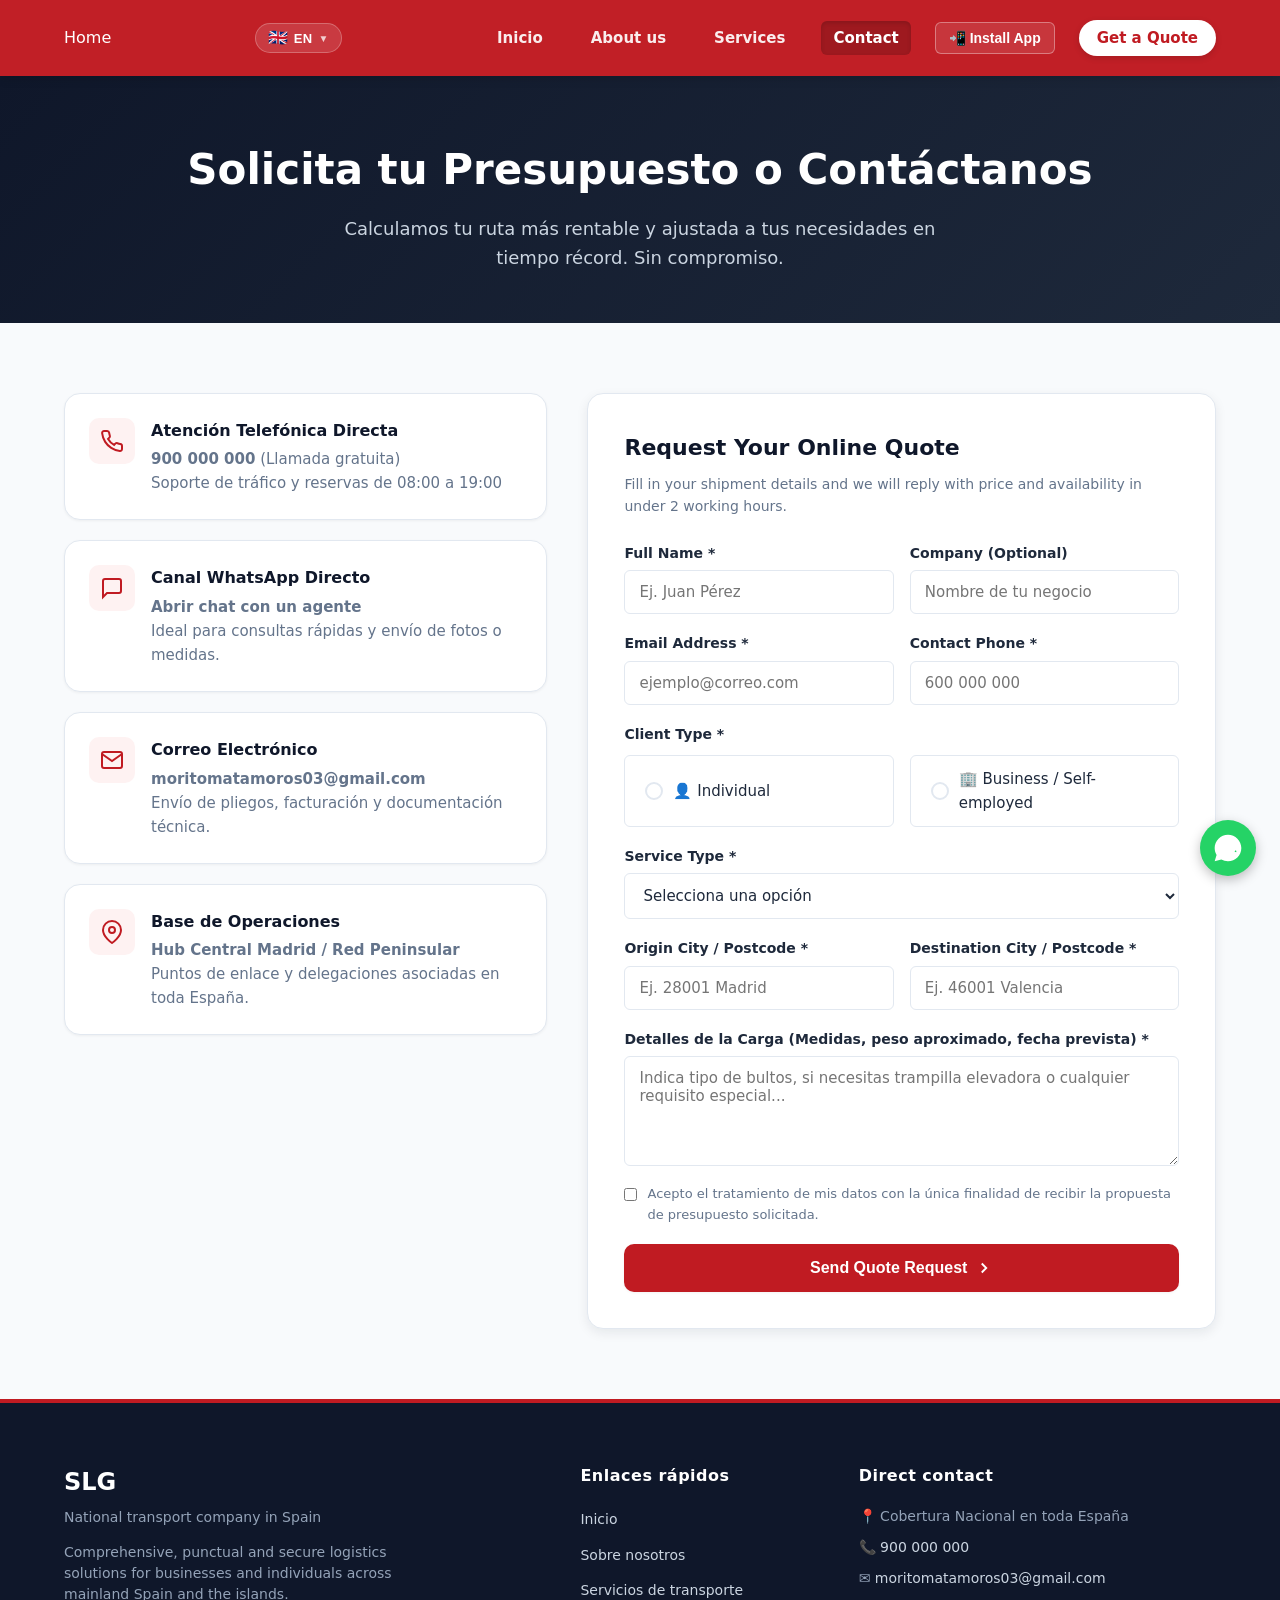
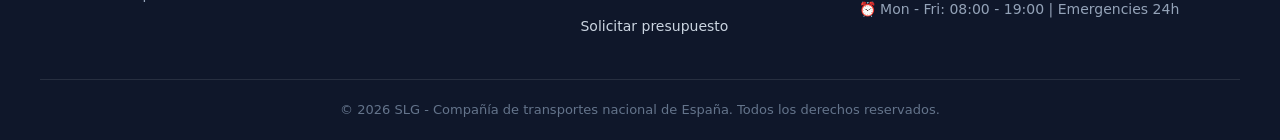
<file: Contact/index.html>
<!DOCTYPE html>
<html lang="es">

<head>
    <meta charset="UTF-8">
    <meta name="viewport" content="width=device-width, initial-scale=1.0">
    <title>SLG - Contacto y Solicitud de Presupuesto</title>
    <meta name="description" content="Pide tu presupuesto de transporte en España sin compromiso. Contacta con SLG Transportes por teléfono, email o formulario. Respuesta en menos de 2h.">
    <meta name="author" content="Mohammed Rayan Salhi Oueld Amar">
    <meta name="keywords" content="transporte, España, SLG, mercancías, logística, contacto, presupuesto transporte">
    <meta name="theme-color" content="#c01b22">

    <!-- Favicon & PWA Web App Manifest -->
    <link rel="icon" type="image/svg+xml" href="../favicon.svg">
    <link rel="manifest" href="../manifest.json">
    <meta name="apple-mobile-web-app-capable" content="yes">
    <meta name="apple-mobile-web-app-status-bar-style" content="black-translucent">
    <meta name="apple-mobile-web-app-title" content="SLG Transportes">
    <link rel="apple-touch-icon" href="../icons/icon-192.png">
    <link rel="stylesheet" href="../style.css">
</head>

<body>
    <!-- Encabezado / Barra de Navegación -->
    <header>
        <div id="encabezado">
            <a href="../index.html" data-i18n="nav_home" id="logo" aria-label="SLG Transportes - Inicio">
                <div class="logo-icon">
                    <svg viewBox="0 0 24 24" fill="none" stroke="currentColor" stroke-width="2" stroke-linecap="round" stroke-linejoin="round">
                        <rect x="1" y="3" width="15" height="13"></rect>
                        <polygon points="16 8 20 8 23 11 23 16 16 16 16 8"></polygon>
                        <circle cx="5.5" cy="18.5" r="2.5"></circle>
                        <circle cx="18.5" cy="18.5" r="2.5"></circle>
                    </svg>
                </div>
                <div>
                    <h1>SLG</h1>
                    <p>Transportes Nacionales</p>
                </div>
            </a>

            <button class="nav-toggle" aria-label="Abrir menú de navegación" aria-expanded="false">
                <span></span>
                <span></span>
                <span></span>
            </button>

            
            <!-- Selector de Idioma -->
            <div class="lang-selector">
                <button class="lang-selector-btn" aria-label="Cambiar idioma" aria-expanded="false">
                    <span class="lang-flag" id="lang-flag-current">&#127466;&#127480;</span>
                    <span id="lang-code-current">ES</span>
                    <span class="lang-chevron">&#9660;</span>
                </button>
                <div class="lang-dropdown" role="listbox" aria-label="Seleccionar idioma">
                    <button class="lang-btn lang-activo" data-lang="es" onclick="switchLang('es'); updateLangBtn('es')">
                        <span class="lang-flag">&#127466;&#127480;</span> Espa&#241;ol
                    </button>
                    <button class="lang-btn" data-lang="en" onclick="switchLang('en'); updateLangBtn('en')">
                        <span class="lang-flag">&#127468;&#127463;</span> English
                    </button>
                    <button class="lang-btn" data-lang="fr" onclick="switchLang('fr'); updateLangBtn('fr')">
                        <span class="lang-flag">&#127467;&#127479;</span> Fran&#231;ais
                    </button>
                </div>
            </div>

            <nav id="navegacion">
                <ul class="links">
                    <li><a href="../index.html">Inicio</a></li>
                    <li><a href="../About/index.html" data-i18n="nav_about">Sobre nosotros</a></li>
                    <li><a href="../Service/index.html" data-i18n="nav_services">Servicios</a></li>
                    <li><a href="../Contact/index.html" data-i18n="nav_contact" class="activo">Contacto</a></li>
                    <li><button type="button" class="btn-nav-app btn-instalar-trigger" data-i18n="nav_install">📲 Instalar App</button></li>
                    <li><a href="../Contact/index.html" class="nav-cta" data-i18n="nav_quote">Pedir Presupuesto</a></li>
                </ul>
            </nav>
        </div>
    </header>

    <main>
        <!-- Page Hero -->
        <section class="pagina-hero">
            <div class="contenedor">
                <h1>Solicita tu Presupuesto o Contáctanos</h1>
                <p>Calculamos tu ruta más rentable y ajustada a tus necesidades en tiempo récord. Sin compromiso.</p>
            </div>
        </section>

        <!-- Bloque Principal de Contacto -->
        <section class="bloque">
            <div class="contenedor">
                <div class="contacto-grid">
                    <!-- Columna de Información -->
                    <div class="contacto-info">
                        <div class="contacto-tarjeta">
                            <div class="contacto-icono">
                                <svg viewBox="0 0 24 24" fill="none" stroke="currentColor" stroke-width="2">
                                    <path d="M22 16.92v3a2 2 0 0 1-2.18 2 19.79 19.79 0 0 1-8.63-3.07 19.5 19.5 0 0 1-6-6 19.79 19.79 0 0 1-3.07-8.67A2 2 0 0 1 4.11 2h3a2 2 0 0 1 2 1.72 12.84 12.84 0 0 0 .7 2.81 2 2 0 0 1-.45 2.11L8.09 9.91a16 16 0 0 0 6 6l1.27-1.27a2 2 0 0 1 2.11-.45 12.84 12.84 0 0 0 2.81.7A2 2 0 0 1 22 16.92z"></path>
                                </svg>
                            </div>
                            <div>
                                <h4>Atención Telefónica Directa</h4>
                                <p><a href="tel:900000000"><strong>900 000 000</strong></a> (Llamada gratuita)</p>
                                <p>Soporte de tráfico y reservas de 08:00 a 19:00</p>
                            </div>
                        </div>

                        <div class="contacto-tarjeta">
                            <div class="contacto-icono">
                                <svg viewBox="0 0 24 24" fill="none" stroke="currentColor" stroke-width="2">
                                    <path d="M21 15a2 2 0 0 1-2 2H7l-4 4V5a2 2 0 0 1 2-2h14a2 2 0 0 1 2 2z"></path>
                                </svg>
                            </div>
                            <div>
                                <h4>Canal WhatsApp Directo</h4>
                                <p><a href="https://wa.me/34900000000" target="_blank" rel="noopener noreferrer"><strong>Abrir chat con un agente</strong></a></p>
                                <p>Ideal para consultas rápidas y envío de fotos o medidas.</p>
                            </div>
                        </div>

                        <div class="contacto-tarjeta">
                            <div class="contacto-icono">
                                <svg viewBox="0 0 24 24" fill="none" stroke="currentColor" stroke-width="2">
                                    <path d="M4 4h16c1.1 0 2 .9 2 2v12c0 1.1-.9 2-2 2H4c-1.1 0-2-.9-2-2V6c0-1.1.9-2 2-2z"></path>
                                    <polyline points="22,6 12,13 2,6"></polyline>
                                </svg>
                            </div>
                            <div>
                                <h4>Correo Electrónico</h4>
                                <p><a href="mailto:moritomatamoros03@gmail.com"><strong>moritomatamoros03@gmail.com</strong></a></p>
                                <p>Envío de pliegos, facturación y documentación técnica.</p>
                            </div>
                        </div>

                        <div class="contacto-tarjeta">
                            <div class="contacto-icono">
                                <svg viewBox="0 0 24 24" fill="none" stroke="currentColor" stroke-width="2">
                                    <path d="M21 10c0 7-9 13-9 13s-9-6-9-13a9 9 0 0 1 18 0z"></path>
                                    <circle cx="12" cy="10" r="3"></circle>
                                </svg>
                            </div>
                            <div>
                                <h4>Base de Operaciones</h4>
                                <p><strong>Hub Central Madrid / Red Peninsular</strong></p>
                                <p>Puntos de enlace y delegaciones asociadas en toda España.</p>
                            </div>
                        </div>
                    </div>

                    <!-- Columna del Formulario -->
                    <div class="formulario-caja">
                        <h3 data-i18n="form_title">Pide tu Presupuesto Online</h3>
                        <p data-i18n="form_desc">Rellena los datos de tu envío y te responderemos con precio y disponibilidad en menos de 2 horas hábiles.</p>

                        <div id="form-feedback"></div>

                        <form id="formulario-contacto" action="https://api.web3forms.com/submit" method="POST">
                            <!-- Clave de acceso a Web3Forms vinculada a moritomatamoros03@gmail.com -->
                            <input type="hidden" name="access_key" value="7d8a5f06-d901-4878-8625-d7e403f6de69">
                            <input type="hidden" name="subject" value="🚛 Nuevo Presupuesto - SLG Transportes">
                            <input type="hidden" name="from_name" value="SLG Transportes Web">
                            <input type="checkbox" name="botcheck" class="hidden" style="display: none;">
                            <div class="form-fila">
                                <div class="form-grupo">
                                    <label for="nombre" data-i18n="form_name">Nombre y Apellidos *</label>
                                    <input type="text" id="nombre" name="nombre" placeholder="Ej. Juan Pérez" required>
                                </div>
                                <div class="form-grupo">
                                    <label for="empresa" data-i18n="form_company">Empresa (Opcional)</label>
                                    <input type="text" id="empresa" name="empresa" placeholder="Nombre de tu negocio">
                                </div>
                            </div>

                            <div class="form-fila">
                                <div class="form-grupo">
                                    <label for="correo" data-i18n="form_email">Correo Electrónico *</label>
                                    <input type="email" id="correo" name="email" placeholder="ejemplo@correo.com" required>
                                </div>
                                <div class="form-grupo">
                                    <label for="telefono" data-i18n="form_phone">Teléfono de Contacto *</label>
                                    <input type="tel" id="telefono" name="telefono" placeholder="600 000 000" required>
                                </div>
                            </div>

                            <div class="form-grupo">
                                <label data-i18n="form_client_type">Tipo de Cliente *</label>
                                <div class="radio-grupo">
                                    <label class="radio-opcion">
                                        <input type="radio" name="tipo_cliente" value="Particular (persona física)" required>
                                        <span class="radio-btn"></span>
                                        <span data-i18n="form_particular">👤 Particular</span>
                                    </label>
                                    <label class="radio-opcion">
                                        <input type="radio" name="tipo_cliente" value="Empresa / Autónomo">
                                        <span class="radio-btn"></span>
                                        <span data-i18n="form_empresa">🏢 Empresa / Autónomo</span>
                                    </label>
                                </div>
                            </div>

                            <div class="form-grupo">
                                <label for="tipo_servicio" data-i18n="form_service_type">Tipo de Servicio *</label>
                                <select id="tipo_servicio" name="tipo_servicio" required>
                                    <option value="" disabled selected>Selecciona una opción</option>
                                    <option value="Transporte de Mercancías / Palets">Transporte de Mercancías / Palets</option>
                                    <option value="Paquetería Urgente 24h">Paquetería Urgente 24h</option>
                                    <option value="Mudanza de Hogar / Oficina">Mudanza de Hogar / Traslado de Oficina</option>
                                    <option value="Almacenaje y Logística">Logística y Almacenaje</option>
                                    <option value="Requerimiento especial">Otro requerimiento especial</option>
                                </select>
                            </div>

                            <div class="form-fila">
                                <div class="form-grupo">
                                    <label for="origen" data-i18n="form_origin">Población / CP Origen *</label>
                                    <input type="text" id="origen" name="origen" placeholder="Ej. 28001 Madrid" required>
                                </div>
                                <div class="form-grupo">
                                    <label for="destino" data-i18n="form_dest">Población / CP Destino *</label>
                                    <input type="text" id="destino" name="destino" placeholder="Ej. 46001 Valencia" required>
                                </div>
                            </div>

                            <div class="form-grupo">
                                <label for="mensaje">Detalles de la Carga (Medidas, peso aproximado, fecha prevista) *</label>
                                <textarea id="mensaje" name="mensaje" rows="4" placeholder="Indica tipo de bultos, si necesitas trampilla elevadora o cualquier requisito especial..." required></textarea>
                            </div>

                            <div class="form-grupo" style="flex-direction: row; align-items: flex-start; gap: 10px;">
                                <input type="checkbox" id="privacidad" name="privacidad" required style="width: auto; margin-top: 4px;">
                                <label for="privacidad" style="font-size: 13px; font-weight: normal; color: var(--text-muted);">
                                    Acepto el tratamiento de mis datos con la única finalidad de recibir la propuesta de presupuesto solicitada.
                                </label>
                            </div>

                            <button type="submit" class="boton boton-bloque">
                                <span data-i18n="form_submit">Enviar Solicitud de Presupuesto</span>
                                <svg width="18" height="18" viewBox="0 0 24 24" fill="none" stroke="currentColor" stroke-width="2.5"><polyline points="9 18 15 12 9 6"/></svg>
                            </button>
                        </form>
                    </div>
                </div>
            </div>
        </section>
    </main>

    <!-- Botón flotante de WhatsApp -->
    <a href="https://wa.me/34900000000?text=Hola%20SLG%20Transportes,%20deseo%20presupuesto%20inmediato" class="whatsapp-flotante" target="_blank" rel="noopener noreferrer" aria-label="Contactar por WhatsApp">
        <svg viewBox="0 0 24 24">
            <path d="M12.031 6.172c-3.181 0-5.767 2.586-5.768 5.766-.001 1.298.38 2.27 1.019 3.287l-.582 2.128 2.182-.573c.978.58 1.911.928 3.145.929 3.178 0 5.767-2.587 5.768-5.766.001-3.187-2.575-5.77-5.764-5.771zm3.392 8.244c-.144.405-.837.774-1.17.824-.312.045-.694.074-2.18-.54-1.748-.721-2.884-2.483-2.973-2.602-.089-.12-1.025-1.365-1.025-2.603 0-1.238.647-1.849.878-2.1.23-.25.502-.313.668-.313.167 0 .334.002.48.01.155.008.363-.058.568.435.21.503.715 1.744.777 1.87.063.125.105.272.02.439-.083.167-.125.272-.25.417-.125.146-.263.327-.376.439-.125.126-.255.262-.11.512.146.251.65 1.074 1.394 1.737.957.853 1.765 1.118 2.016 1.243.251.126.398.105.544-.063.146-.167.627-.732.794-.983.167-.251.334-.209.564-.125.23.083 1.464.69 1.715.816.251.125.418.188.48.293.063.104.063.606-.081 1.011zM12 2C6.477 2 2 6.477 2 12c0 1.891.524 3.66 1.434 5.174L2 22l4.981-1.309A9.95 9.95 0 0 0 12 22c5.523 0 10-4.477 10-10S17.523 2 12 2z"/>
        </svg>
    </a>

    <!-- Pie de Página -->
    <footer>
        <div class="footer-container">
            <div class="footer-col">
                <div class="footer-logo">
                    <h3>SLG</h3>
                    <p data-i18n="footer_tagline">Compañía de transportes nacional de España</p>
                </div>
                <p class="footer-desc" data-i18n="footer_desc">Soluciones logísticas integrales, puntuales y seguras para empresas y particulares en toda la península e islas.</p>
            </div>
            <div class="footer-col">
                <h4>Enlaces rápidos</h4>
                <ul class="footer-links">
                    <li><a href="../index.html">Inicio</a></li>
                    <li><a href="../About/index.html">Sobre nosotros</a></li>
                    <li><a href="../Service/index.html">Servicios de transporte</a></li>
                    <li><a href="../Contact/index.html">Solicitar presupuesto</a></li>
                </ul>
            </div>
            <div class="footer-col">
                <h4 data-i18n="footer_contact_title">Contacto directo</h4>
                <p>📍 Cobertura Nacional en toda España</p>
                <p>📞 <a href="tel:900000000">900 000 000</a></p>
                <p>✉️ <a href="mailto:moritomatamoros03@gmail.com">moritomatamoros03@gmail.com</a></p>
                <p data-i18n="footer_hours">⏰ Lun - Vie: 08:00 - 19:00 | Urgencias 24h</p>
            </div>
        </div>
        <div class="footer-bottom">
            <p>&copy; 2026 SLG - Compañía de transportes nacional de España. Todos los derechos reservados.</p>
        </div>
    </footer>

    <!-- Modal Instrucciones de Instalación -->
    <div class="modal-overlay" id="modal-instalar-app" role="dialog" aria-modal="true" aria-labelledby="modal-titulo-contact">
        <div class="modal-contenido">
            <button class="modal-cerrar" id="modal-cerrar-btn" aria-label="Cerrar modal">&times;</button>
            <h3 id="modal-titulo-contact" style="font-size: 22px; font-weight: 800; margin-bottom: 8px;" data-i18n="modal_title">📲 Cómo instalar SLG Transportes</h3>
            <p style="color: var(--text-muted); font-size: 14px;">Sigue estos sencillos pasos según el dispositivo que estés utilizando:</p>
            
            <ul class="modal-pasos">
                <li>
                    <span class="paso-numero">1</span>
                    <div>
                        <strong>En iPhone / iPad (Safari):</strong>
                        <p style="font-size: 14px; color: var(--text-muted); margin-top: 2px;">Pulsa el botón <strong>Compartir</strong> (icono de cuadrado con flecha hacia arriba) y selecciona <strong>"Añadir a la pantalla de inicio"</strong>.</p>
                    </div>
                </li>
                <li>
                    <span class="paso-numero">2</span>
                    <div>
                        <strong>En Android (Chrome):</strong>
                        <p style="font-size: 14px; color: var(--text-muted); margin-top: 2px;">Toca los 3 puntos superiores del navegador y pulsa en <strong>"Instalar aplicación"</strong> o <strong>"Añadir a pantalla principal"</strong>.</p>
                    </div>
                </li>
                <li>
                    <span class="paso-numero">3</span>
                    <div>
                        <strong>En ordenador (Chrome / Edge):</strong>
                        <p style="font-size: 14px; color: var(--text-muted); margin-top: 2px;">Haz clic en el icono de instalación 🖥️ que aparece en la barra de direcciones arriba a la derecha.</p>
                    </div>
                </li>
            </ul>

            <button type="button" class="boton boton-bloque" onclick="document.querySelector('#modal-instalar-app').classList.remove('abierto')" data-i18n="modal_btn">Entendido</button>
        </div>
    </div>

    <script src="../i18n.js"></script>
    <script src="../main.js"></script>
</body>

</html>
</file>
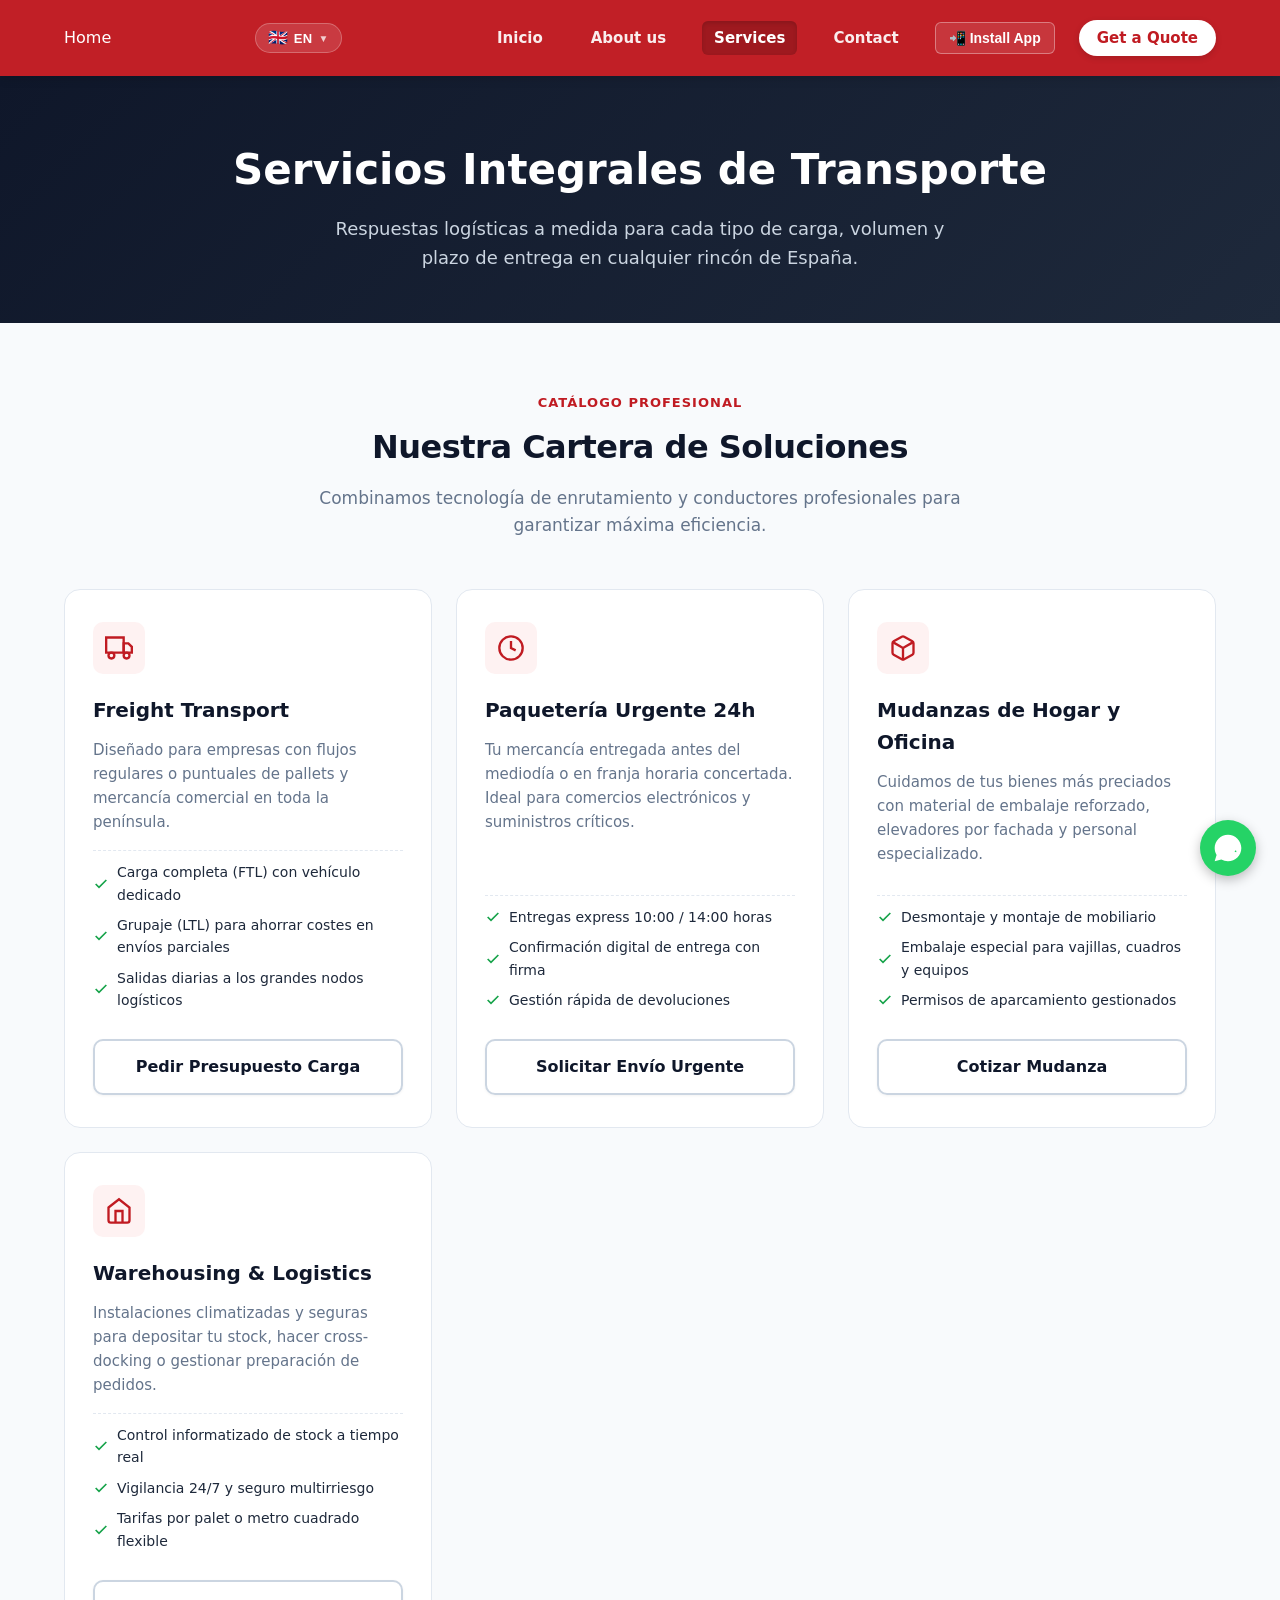
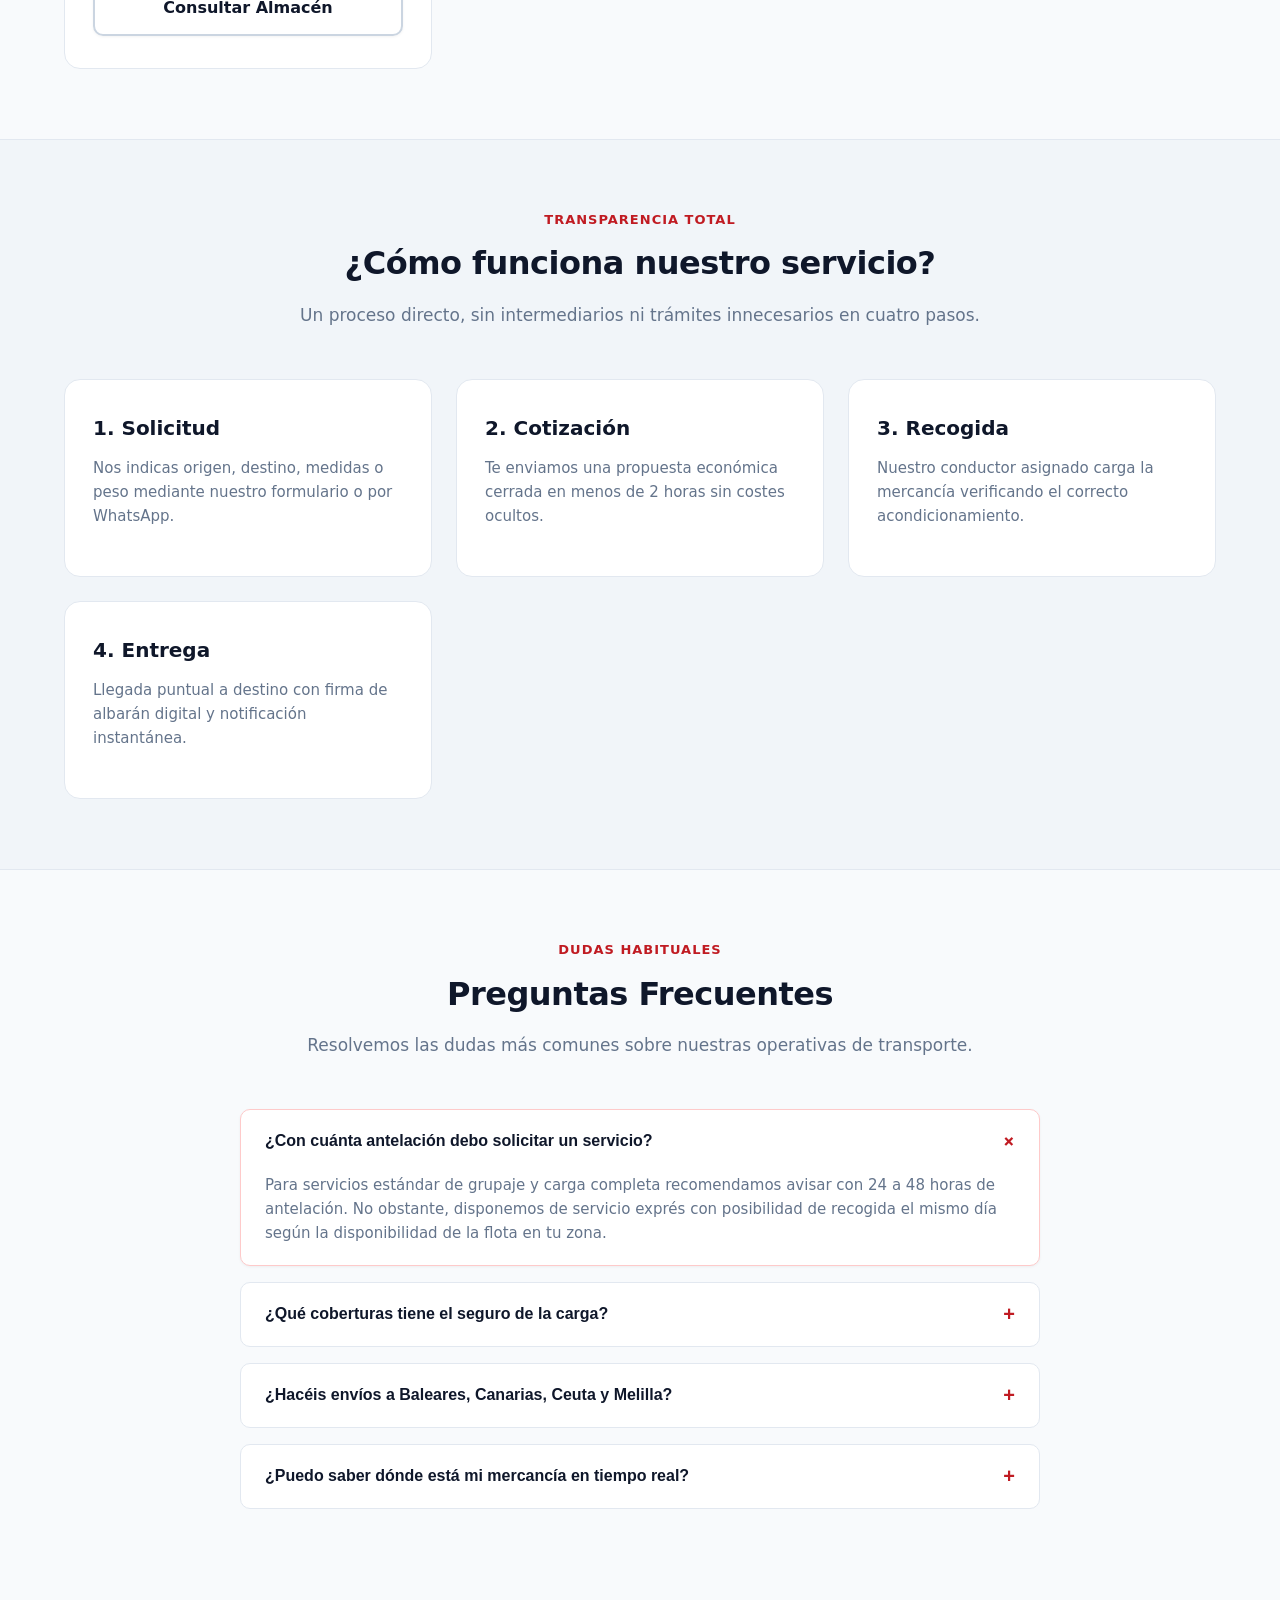
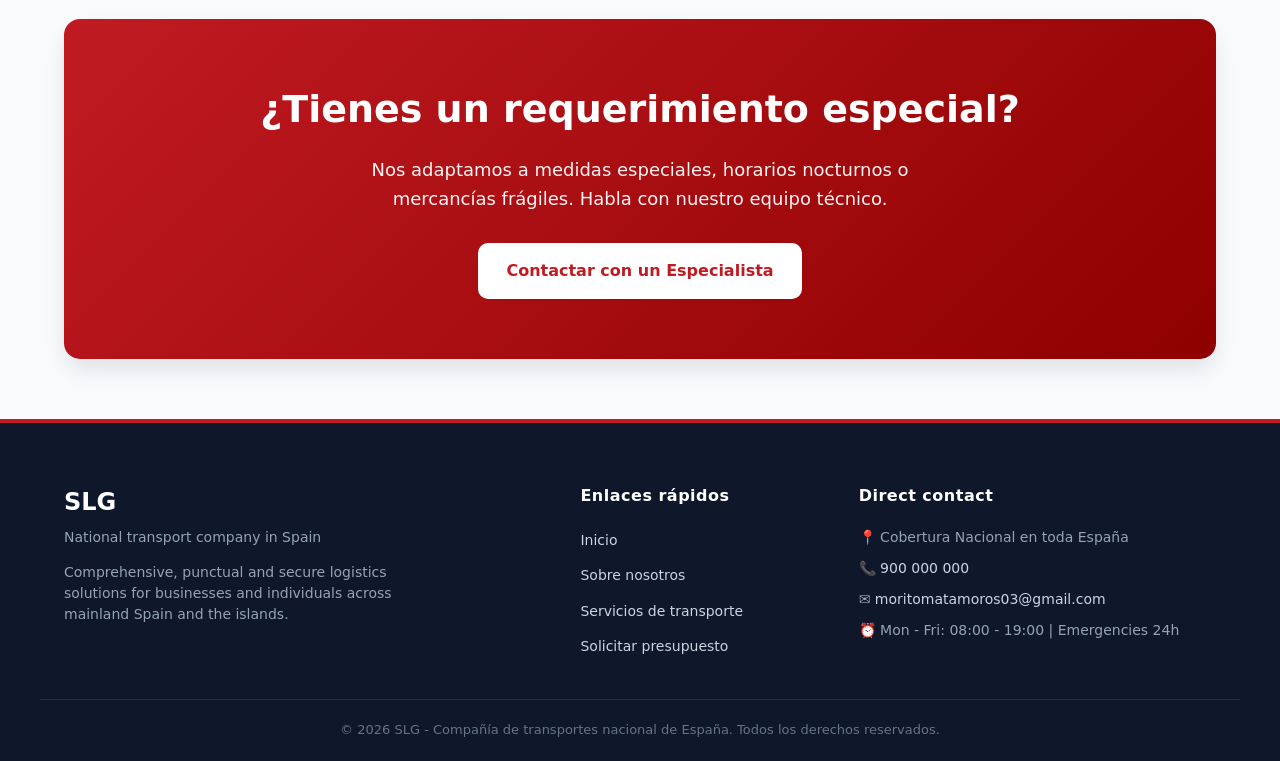
<file: Service/index.html>
<!DOCTYPE html>
<html lang="es">

<head>
    <meta charset="UTF-8">
    <meta name="viewport" content="width=device-width, initial-scale=1.0">
    <title>SLG - Servicios de Transporte y Logística Nacional</title>
    <meta name="description" content="Servicios de transporte de mercancías, carga completa, grupaje, paquetería urgente 24h, mudanzas y almacenaje en toda España con SLG.">
    <meta name="author" content="Mohammed Rayan Salhi Oueld Amar">
    <meta name="keywords" content="transporte, España, SLG, mercancías, logística, servicios de transporte, mudanzas, almacenaje">
    <meta name="theme-color" content="#c01b22">

    <!-- Favicon & PWA Web App Manifest -->
    <link rel="icon" type="image/svg+xml" href="../favicon.svg">
    <link rel="manifest" href="../manifest.json">
    <meta name="apple-mobile-web-app-capable" content="yes">
    <meta name="apple-mobile-web-app-status-bar-style" content="black-translucent">
    <meta name="apple-mobile-web-app-title" content="SLG Transportes">
    <link rel="apple-touch-icon" href="../icons/icon-192.png">
    <link rel="stylesheet" href="../style.css">
</head>

<body>
    <!-- Encabezado / Barra de Navegación -->
    <header>
        <div id="encabezado">
            <a href="../index.html" data-i18n="nav_home" id="logo" aria-label="SLG Transportes - Inicio">
                <div class="logo-icon">
                    <svg viewBox="0 0 24 24" fill="none" stroke="currentColor" stroke-width="2" stroke-linecap="round" stroke-linejoin="round">
                        <rect x="1" y="3" width="15" height="13"></rect>
                        <polygon points="16 8 20 8 23 11 23 16 16 16 16 8"></polygon>
                        <circle cx="5.5" cy="18.5" r="2.5"></circle>
                        <circle cx="18.5" cy="18.5" r="2.5"></circle>
                    </svg>
                </div>
                <div>
                    <h1>SLG</h1>
                    <p>Transportes Nacionales</p>
                </div>
            </a>

            <button class="nav-toggle" aria-label="Abrir menú de navegación" aria-expanded="false">
                <span></span>
                <span></span>
                <span></span>
            </button>

            
            <!-- Selector de Idioma -->
            <div class="lang-selector">
                <button class="lang-selector-btn" aria-label="Cambiar idioma" aria-expanded="false">
                    <span class="lang-flag" id="lang-flag-current">&#127466;&#127480;</span>
                    <span id="lang-code-current">ES</span>
                    <span class="lang-chevron">&#9660;</span>
                </button>
                <div class="lang-dropdown" role="listbox" aria-label="Seleccionar idioma">
                    <button class="lang-btn lang-activo" data-lang="es" onclick="switchLang('es'); updateLangBtn('es')">
                        <span class="lang-flag">&#127466;&#127480;</span> Espa&#241;ol
                    </button>
                    <button class="lang-btn" data-lang="en" onclick="switchLang('en'); updateLangBtn('en')">
                        <span class="lang-flag">&#127468;&#127463;</span> English
                    </button>
                    <button class="lang-btn" data-lang="fr" onclick="switchLang('fr'); updateLangBtn('fr')">
                        <span class="lang-flag">&#127467;&#127479;</span> Fran&#231;ais
                    </button>
                </div>
            </div>

            <nav id="navegacion">
                <ul class="links">
                    <li><a href="../index.html">Inicio</a></li>
                    <li><a href="../About/index.html" data-i18n="nav_about">Sobre nosotros</a></li>
                    <li><a href="../Service/index.html" data-i18n="nav_services" class="activo">Servicios</a></li>
                    <li><a href="../Contact/index.html" data-i18n="nav_contact">Contacto</a></li>
                    <li><button type="button" class="btn-nav-app btn-instalar-trigger" data-i18n="nav_install">📲 Instalar App</button></li>
                    <li><a href="../Contact/index.html" class="nav-cta" data-i18n="nav_quote">Pedir Presupuesto</a></li>
                </ul>
            </nav>
        </div>
    </header>

    <main>
        <!-- Page Hero -->
        <section class="pagina-hero">
            <div class="contenedor">
                <h1>Servicios Integrales de Transporte</h1>
                <p>Respuestas logísticas a medida para cada tipo de carga, volumen y plazo de entrega en cualquier rincón de España.</p>
            </div>
        </section>

        <!-- Detalle de Servicios -->
        <section class="bloque">
            <div class="contenedor">
                <div class="cabecera-seccion">
                    <span class="subtitulo-seccion">Catálogo Profesional</span>
                    <h2>Nuestra Cartera de Soluciones</h2>
                    <p>Combinamos tecnología de enrutamiento y conductores profesionales para garantizar máxima eficiencia.</p>
                </div>

                <div class="tarjetas">
                    <!-- Servicio 1 -->
                    <div class="tarjeta">
                        <div class="tarjeta-icono">
                            <svg viewBox="0 0 24 24" fill="none" stroke="currentColor" stroke-width="2">
                                <path d="M1 3h15v13H1z"></path>
                                <path d="M16 8h4l3 3v5h-7V8z"></path>
                                <circle cx="5.5" cy="18.5" r="2.5"></circle>
                                <circle cx="18.5" cy="18.5" r="2.5"></circle>
                            </svg>
                        </div>
                        <h3 data-i18n="s1_h3">Transporte de Mercancías</h3>
                        <p>Diseñado para empresas con flujos regulares o puntuales de pallets y mercancía comercial en toda la península.</p>
                        <ul class="tarjeta-lista">
                            <li><svg viewBox="0 0 24 24" fill="none" stroke="currentColor" stroke-width="2.5"><polyline points="20 6 9 17 4 12"/></svg> Carga completa (FTL) con vehículo dedicado</li>
                            <li><svg viewBox="0 0 24 24" fill="none" stroke="currentColor" stroke-width="2.5"><polyline points="20 6 9 17 4 12"/></svg> Grupaje (LTL) para ahorrar costes en envíos parciales</li>
                            <li><svg viewBox="0 0 24 24" fill="none" stroke="currentColor" stroke-width="2.5"><polyline points="20 6 9 17 4 12"/></svg> Salidas diarias a los grandes nodos logísticos</li>
                        </ul>
                        <a href="../Contact/index.html" class="boton boton-outline-dark boton-bloque">Pedir Presupuesto Carga</a>
                    </div>

                    <!-- Servicio 2 -->
                    <div class="tarjeta">
                        <div class="tarjeta-icono">
                            <svg viewBox="0 0 24 24" fill="none" stroke="currentColor" stroke-width="2">
                                <circle cx="12" cy="12" r="10"></circle>
                                <polyline points="12 6 12 12 16 14"></polyline>
                            </svg>
                        </div>
                        <h3>Paquetería Urgente 24h</h3>
                        <p>Tu mercancía entregada antes del mediodía o en franja horaria concertada. Ideal para comercios electrónicos y suministros críticos.</p>
                        <ul class="tarjeta-lista">
                            <li><svg viewBox="0 0 24 24" fill="none" stroke="currentColor" stroke-width="2.5"><polyline points="20 6 9 17 4 12"/></svg> Entregas express 10:00 / 14:00 horas</li>
                            <li><svg viewBox="0 0 24 24" fill="none" stroke="currentColor" stroke-width="2.5"><polyline points="20 6 9 17 4 12"/></svg> Confirmación digital de entrega con firma</li>
                            <li><svg viewBox="0 0 24 24" fill="none" stroke="currentColor" stroke-width="2.5"><polyline points="20 6 9 17 4 12"/></svg> Gestión rápida de devoluciones</li>
                        </ul>
                        <a href="../Contact/index.html" class="boton boton-outline-dark boton-bloque">Solicitar Envío Urgente</a>
                    </div>

                    <!-- Servicio 3 -->
                    <div class="tarjeta">
                        <div class="tarjeta-icono">
                            <svg viewBox="0 0 24 24" fill="none" stroke="currentColor" stroke-width="2">
                                <path d="M21 16V8a2 2 0 0 0-1-1.73l-7-4a2 2 0 0 0-2 0l-7 4A2 2 0 0 0 3 8v8a2 2 0 0 0 1 1.73l7 4a2 2 0 0 0 2 0l7-4A2 2 0 0 0 21 16z"></path>
                                <polyline points="3.27 6.96 12 12.01 20.73 6.96"></polyline>
                                <line x1="12" y1="22.08" x2="12" y2="12"></line>
                            </svg>
                        </div>
                        <h3>Mudanzas de Hogar y Oficina</h3>
                        <p>Cuidamos de tus bienes más preciados con material de embalaje reforzado, elevadores por fachada y personal especializado.</p>
                        <ul class="tarjeta-lista">
                            <li><svg viewBox="0 0 24 24" fill="none" stroke="currentColor" stroke-width="2.5"><polyline points="20 6 9 17 4 12"/></svg> Desmontaje y montaje de mobiliario</li>
                            <li><svg viewBox="0 0 24 24" fill="none" stroke="currentColor" stroke-width="2.5"><polyline points="20 6 9 17 4 12"/></svg> Embalaje especial para vajillas, cuadros y equipos</li>
                            <li><svg viewBox="0 0 24 24" fill="none" stroke="currentColor" stroke-width="2.5"><polyline points="20 6 9 17 4 12"/></svg> Permisos de aparcamiento gestionados</li>
                        </ul>
                        <a href="../Contact/index.html" class="boton boton-outline-dark boton-bloque">Cotizar Mudanza</a>
                    </div>

                    <!-- Servicio 4 -->
                    <div class="tarjeta">
                        <div class="tarjeta-icono">
                            <svg viewBox="0 0 24 24" fill="none" stroke="currentColor" stroke-width="2">
                                <path d="M3 9l9-7 9 7v11a2 2 0 0 1-2 2H5a2 2 0 0 1-2-2z"></path>
                                <polyline points="9 22 9 12 15 12 15 22"></polyline>
                            </svg>
                        </div>
                        <h3 data-i18n="s4_h3">Almacenaje y Logística</h3>
                        <p>Instalaciones climatizadas y seguras para depositar tu stock, hacer cross-docking o gestionar preparación de pedidos.</p>
                        <ul class="tarjeta-lista">
                            <li><svg viewBox="0 0 24 24" fill="none" stroke="currentColor" stroke-width="2.5"><polyline points="20 6 9 17 4 12"/></svg> Control informatizado de stock a tiempo real</li>
                            <li><svg viewBox="0 0 24 24" fill="none" stroke="currentColor" stroke-width="2.5"><polyline points="20 6 9 17 4 12"/></svg> Vigilancia 24/7 y seguro multirriesgo</li>
                            <li><svg viewBox="0 0 24 24" fill="none" stroke="currentColor" stroke-width="2.5"><polyline points="20 6 9 17 4 12"/></svg> Tarifas por palet o metro cuadrado flexible</li>
                        </ul>
                        <a href="../Contact/index.html" class="boton boton-outline-dark boton-bloque">Consultar Almacén</a>
                    </div>
                </div>
            </div>
        </section>

        <!-- Proceso de Trabajo -->
        <section class="bloque bloque-alt">
            <div class="contenedor">
                <div class="cabecera-seccion">
                    <span class="subtitulo-seccion">Transparencia Total</span>
                    <h2>¿Cómo funciona nuestro servicio?</h2>
                    <p>Un proceso directo, sin intermediarios ni trámites innecesarios en cuatro pasos.</p>
                </div>

                <div class="tarjetas">
                    <div class="tarjeta">
                        <h3>1. Solicitud</h3>
                        <p>Nos indicas origen, destino, medidas o peso mediante nuestro formulario o por WhatsApp.</p>
                    </div>
                    <div class="tarjeta">
                        <h3>2. Cotización</h3>
                        <p>Te enviamos una propuesta económica cerrada en menos de 2 horas sin costes ocultos.</p>
                    </div>
                    <div class="tarjeta">
                        <h3>3. Recogida</h3>
                        <p>Nuestro conductor asignado carga la mercancía verificando el correcto acondicionamiento.</p>
                    </div>
                    <div class="tarjeta">
                        <h3>4. Entrega</h3>
                        <p>Llegada puntual a destino con firma de albarán digital y notificación instantánea.</p>
                    </div>
                </div>
            </div>
        </section>

        <!-- Preguntas Frecuentes (FAQ) -->
        <section class="bloque">
            <div class="contenedor">
                <div class="cabecera-seccion">
                    <span class="subtitulo-seccion">Dudas Habituales</span>
                    <h2>Preguntas Frecuentes</h2>
                    <p>Resolvemos las dudas más comunes sobre nuestras operativas de transporte.</p>
                </div>

                <div class="faq-grid">
                    <div class="faq-item activo">
                        <button class="faq-pregunta" aria-expanded="true">
                            <span>¿Con cuánta antelación debo solicitar un servicio?</span>
                            <span class="faq-icono">+</span>
                        </button>
                        <div class="faq-respuesta">
                            <p>Para servicios estándar de grupaje y carga completa recomendamos avisar con 24 a 48 horas de antelación. No obstante, disponemos de servicio exprés con posibilidad de recogida el mismo día según la disponibilidad de la flota en tu zona.</p>
                        </div>
                    </div>

                    <div class="faq-item">
                        <button class="faq-pregunta" aria-expanded="false">
                            <span>¿Qué coberturas tiene el seguro de la carga?</span>
                            <span class="faq-icono">+</span>
                        </button>
                        <div class="faq-respuesta">
                            <p>Todos los transportes están respaldados por el seguro de responsabilidad contractual conforme a la Ley de Contrato de Transporte Terrestre (LOTT / CMR). Si transportas mercancía de alto valor añadido, ofrecemos pólizas adicionales a todo riesgo personalizadas.</p>
                        </div>
                    </div>

                    <div class="faq-item">
                        <button class="faq-pregunta" aria-expanded="false">
                            <span>¿Hacéis envíos a Baleares, Canarias, Ceuta y Melilla?</span>
                            <span class="faq-icono">+</span>
                        </button>
                        <div class="faq-respuesta">
                            <p>Sí, coordinamos enlaces marítimos y aéreos intermodales con las islas y las ciudades autónomas, gestionando además los trámites aduaneros (DUA) necesarios.</p>
                        </div>
                    </div>

                    <div class="faq-item">
                        <button class="faq-pregunta" aria-expanded="false">
                            <span>¿Puedo saber dónde está mi mercancía en tiempo real?</span>
                            <span class="faq-icono">+</span>
                        </button>
                        <div class="faq-respuesta">
                            <p>Sí. Toda nuestra flota cuenta con dispositivos de seguimiento por satélite GPS. Tu gestor de tráfico te facilitará el estado exacto del vehículo y estimaciones de llegada actualizadas.</p>
                        </div>
                    </div>
                </div>
            </div>
        </section>

        <!-- CTA Final -->
        <section class="contenedor">
            <div class="banner-cta">
                <h2>¿Tienes un requerimiento especial?</h2>
                <p>Nos adaptamos a medidas especiales, horarios nocturnos o mercancías frágiles. Habla con nuestro equipo técnico.</p>
                <a href="../Contact/index.html" class="boton">Contactar con un Especialista</a>
            </div>
        </section>
    </main>

    <!-- Botón flotante de WhatsApp -->
    <a href="https://wa.me/34900000000?text=Hola%20SLG%20Transportes,%20necesito%20presupuesto%20para%20un%20servicio" class="whatsapp-flotante" target="_blank" rel="noopener noreferrer" aria-label="Contactar por WhatsApp">
        <svg viewBox="0 0 24 24">
            <path d="M12.031 6.172c-3.181 0-5.767 2.586-5.768 5.766-.001 1.298.38 2.27 1.019 3.287l-.582 2.128 2.182-.573c.978.58 1.911.928 3.145.929 3.178 0 5.767-2.587 5.768-5.766.001-3.187-2.575-5.77-5.764-5.771zm3.392 8.244c-.144.405-.837.774-1.17.824-.312.045-.694.074-2.18-.54-1.748-.721-2.884-2.483-2.973-2.602-.089-.12-1.025-1.365-1.025-2.603 0-1.238.647-1.849.878-2.1.23-.25.502-.313.668-.313.167 0 .334.002.48.01.155.008.363-.058.568.435.21.503.715 1.744.777 1.87.063.125.105.272.02.439-.083.167-.125.272-.25.417-.125.146-.263.327-.376.439-.125.126-.255.262-.11.512.146.251.65 1.074 1.394 1.737.957.853 1.765 1.118 2.016 1.243.251.126.398.105.544-.063.146-.167.627-.732.794-.983.167-.251.334-.209.564-.125.23.083 1.464.69 1.715.816.251.125.418.188.48.293.063.104.063.606-.081 1.011zM12 2C6.477 2 2 6.477 2 12c0 1.891.524 3.66 1.434 5.174L2 22l4.981-1.309A9.95 9.95 0 0 0 12 22c5.523 0 10-4.477 10-10S17.523 2 12 2z"/>
        </svg>
    </a>

    <!-- Pie de Página -->
    <footer>
        <div class="footer-container">
            <div class="footer-col">
                <div class="footer-logo">
                    <h3>SLG</h3>
                    <p data-i18n="footer_tagline">Compañía de transportes nacional de España</p>
                </div>
                <p class="footer-desc" data-i18n="footer_desc">Soluciones logísticas integrales, puntuales y seguras para empresas y particulares en toda la península e islas.</p>
            </div>
            <div class="footer-col">
                <h4>Enlaces rápidos</h4>
                <ul class="footer-links">
                    <li><a href="../index.html">Inicio</a></li>
                    <li><a href="../About/index.html">Sobre nosotros</a></li>
                    <li><a href="../Service/index.html">Servicios de transporte</a></li>
                    <li><a href="../Contact/index.html">Solicitar presupuesto</a></li>
                </ul>
            </div>
            <div class="footer-col">
                <h4 data-i18n="footer_contact_title">Contacto directo</h4>
                <p>📍 Cobertura Nacional en toda España</p>
                <p>📞 <a href="tel:900000000">900 000 000</a></p>
                <p>✉️ <a href="mailto:moritomatamoros03@gmail.com">moritomatamoros03@gmail.com</a></p>
                <p data-i18n="footer_hours">⏰ Lun - Vie: 08:00 - 19:00 | Urgencias 24h</p>
            </div>
        </div>
        <div class="footer-bottom">
            <p>&copy; 2026 SLG - Compañía de transportes nacional de España. Todos los derechos reservados.</p>
        </div>
    </footer>

    <!-- Modal Instrucciones de Instalación -->
    <div class="modal-overlay" id="modal-instalar-app" role="dialog" aria-modal="true" aria-labelledby="modal-titulo-service">
        <div class="modal-contenido">
            <button class="modal-cerrar" id="modal-cerrar-btn" aria-label="Cerrar modal">&times;</button>
            <h3 id="modal-titulo-service" style="font-size: 22px; font-weight: 800; margin-bottom: 8px;" data-i18n="modal_title">📲 Cómo instalar SLG Transportes</h3>
            <p style="color: var(--text-muted); font-size: 14px;">Sigue estos sencillos pasos según el dispositivo que estés utilizando:</p>
            
            <ul class="modal-pasos">
                <li>
                    <span class="paso-numero">1</span>
                    <div>
                        <strong>En iPhone / iPad (Safari):</strong>
                        <p style="font-size: 14px; color: var(--text-muted); margin-top: 2px;">Pulsa el botón <strong>Compartir</strong> (icono de cuadrado con flecha hacia arriba) y selecciona <strong>"Añadir a la pantalla de inicio"</strong>.</p>
                    </div>
                </li>
                <li>
                    <span class="paso-numero">2</span>
                    <div>
                        <strong>En Android (Chrome):</strong>
                        <p style="font-size: 14px; color: var(--text-muted); margin-top: 2px;">Toca los 3 puntos superiores del navegador y pulsa en <strong>"Instalar aplicación"</strong> o <strong>"Añadir a pantalla principal"</strong>.</p>
                    </div>
                </li>
                <li>
                    <span class="paso-numero">3</span>
                    <div>
                        <strong>En ordenador (Chrome / Edge):</strong>
                        <p style="font-size: 14px; color: var(--text-muted); margin-top: 2px;">Haz clic en el icono de instalación 🖥️ que aparece en la barra de direcciones arriba a la derecha.</p>
                    </div>
                </li>
            </ul>

            <button type="button" class="boton boton-bloque" onclick="document.querySelector('#modal-instalar-app').classList.remove('abierto')" data-i18n="modal_btn">Entendido</button>
        </div>
    </div>

    <script src="../i18n.js"></script>
    <script src="../main.js"></script>
</body>

</html>
</file>
<file: style.css>
/* ==========================================================================
   SLG Transportes - Hoja de Estilos Moderna y Profesional
   Optimizado para Producción y Despliegue en Dominio Web
   ========================================================================== */

:root {
    --primary: #c01b22;
    --primary-hover: #9b141a;
    --primary-light: #fef2f2;
    --primary-border: #fecaca;
    --secondary: #1e293b;
    --dark: #0f172a;
    --text-main: #1e293b;
    --text-muted: #64748b;
    --bg-page: #f8fafc;
    --bg-surface: #ffffff;
    --bg-alt: #f1f5f9;
    --border: #e2e8f0;
    --border-hover: #cbd5e1;
    --success: #16a34a;
    --success-bg: #dcfce7;
    --radius-sm: 6px;
    --radius-md: 10px;
    --radius-lg: 16px;
    --shadow-sm: 0 1px 3px rgba(0, 0, 0, 0.05);
    --shadow-md: 0 4px 12px rgba(15, 23, 42, 0.08);
    --shadow-lg: 0 12px 24px -4px rgba(15, 23, 42, 0.12);
    --transition: all 0.25s ease;
    --header-height: 76px;
    --max-w: 1200px;
}

*, *::before, *::after {
    box-sizing: border-box;
    margin: 0;
    padding: 0;
}

html {
    scroll-behavior: smooth;
}

body {
    padding-top: var(--header-height);
    font-family: system-ui, -apple-system, BlinkMacSystemFont, 'Segoe UI', Roboto, Helvetica, Arial, sans-serif;
    background-color: var(--bg-page);
    color: var(--text-main);
    line-height: 1.6;
    min-height: 100vh;
    display: flex;
    flex-direction: column;
    -webkit-font-smoothing: antialiased;
}

/* ==========================================================================
   HEADER Y NAVEGACIÓN
   ========================================================================== */
header {
    background: rgba(192, 27, 34, 0.98);
    backdrop-filter: blur(12px);
    -webkit-backdrop-filter: blur(12px);
    color: white;
    position: fixed;
    top: 0;
    left: 0;
    right: 0;
    z-index: 1000;
    box-shadow: 0 2px 10px rgba(0, 0, 0, 0.15);
    height: var(--header-height);
}

#encabezado {
    display: flex;
    justify-content: space-between;
    align-items: center;
    margin: 0 auto;
    padding: 0 24px;
    max-width: var(--max-w);
    height: 100%;
}

#logo {
    display: flex;
    align-items: center;
    gap: 12px;
    text-decoration: none;
    color: white;
}

.logo-icon {
    width: 42px;
    height: 42px;
    background: white;
    color: var(--primary);
    border-radius: var(--radius-sm);
    display: flex;
    align-items: center;
    justify-content: center;
    flex-shrink: 0;
    box-shadow: var(--shadow-sm);
}

.logo-icon svg {
    width: 24px;
    height: 24px;
}

#logo h1 {
    font-size: 24px;
    font-weight: 800;
    letter-spacing: 1px;
    line-height: 1.1;
}

#logo p {
    font-size: 11px;
    opacity: 0.9;
    letter-spacing: 0.5px;
    text-transform: uppercase;
}

.links {
    display: flex;
    list-style: none;
    align-items: center;
    gap: 24px;
}

.links a {
    color: rgba(255, 255, 255, 0.92);
    text-decoration: none;
    font-size: 15px;
    font-weight: 600;
    padding: 8px 12px;
    border-radius: var(--radius-sm);
    transition: var(--transition);
}

.links a:hover {
    color: #ffffff;
    background: rgba(255, 255, 255, 0.12);
}

.links a.activo {
    color: #ffffff;
    background: rgba(0, 0, 0, 0.18);
    box-shadow: inset 0 2px 4px rgba(0,0,0,0.15);
}

.nav-cta {
    background: #ffffff !important;
    color: var(--primary) !important;
    font-weight: 700 !important;
    padding: 9px 18px !important;
    border-radius: 50px !important;
    box-shadow: 0 2px 6px rgba(0,0,0,0.15);
}

.nav-cta:hover {
    background: #f1f5f9 !important;
    transform: translateY(-1px);
    box-shadow: 0 4px 10px rgba(0,0,0,0.25);
}

/* Botón Hamburguesa Móvil */
.nav-toggle {
    display: none;
    background: none;
    border: none;
    cursor: pointer;
    padding: 8px;
    width: 40px;
    height: 40px;
    flex-direction: column;
    justify-content: center;
    gap: 5px;
}

.nav-toggle span {
    display: block;
    width: 24px;
    height: 2.5px;
    background: white;
    border-radius: 2px;
    transition: var(--transition);
}

.nav-toggle.abierto span:nth-child(1) {
    transform: translateY(7.5px) rotate(45deg);
}
.nav-toggle.abierto span:nth-child(2) {
    opacity: 0;
}
.nav-toggle.abierto span:nth-child(3) {
    transform: translateY(-7.5px) rotate(-45deg);
}

/* ==========================================================================
   SELECTOR DE IDIOMA
   ========================================================================== */
.lang-selector {
    position: relative;
    display: flex;
    align-items: center;
}

.lang-selector-btn {
    display: flex;
    align-items: center;
    gap: 6px;
    background: rgba(255,255,255,0.12);
    border: 1px solid rgba(255,255,255,0.25);
    color: white;
    padding: 6px 12px;
    border-radius: 50px;
    font-size: 13px;
    font-weight: 600;
    cursor: pointer;
    transition: var(--transition);
    white-space: nowrap;
    letter-spacing: 0.3px;
}

.lang-selector-btn:hover {
    background: rgba(255,255,255,0.22);
}

.lang-selector-btn .lang-flag {
    font-size: 16px;
    line-height: 1;
}

.lang-selector-btn .lang-chevron {
    font-size: 10px;
    opacity: 0.75;
    transition: transform 0.2s ease;
}

.lang-dropdown {
    display: none;
    position: absolute;
    top: calc(100% + 10px);
    right: 0;
    background: white;
    border: 1px solid var(--border);
    border-radius: var(--radius-md);
    box-shadow: var(--shadow-lg);
    overflow: hidden;
    min-width: 160px;
    z-index: 2000;
}

.lang-dropdown.abierto {
    display: block;
    animation: fadeDown 0.18s ease;
}

@keyframes fadeDown {
    from { opacity: 0; transform: translateY(-6px); }
    to   { opacity: 1; transform: translateY(0); }
}

.lang-btn {
    display: flex;
    align-items: center;
    gap: 10px;
    width: 100%;
    padding: 11px 16px;
    background: none;
    border: none;
    color: var(--text-main);
    font-size: 14px;
    font-weight: 500;
    cursor: pointer;
    transition: background 0.15s;
    text-align: left;
}

.lang-btn:hover {
    background: var(--bg-alt);
}

.lang-btn.lang-activo {
    background: var(--primary-light);
    color: var(--primary);
    font-weight: 700;
}

.lang-btn .lang-flag {
    font-size: 18px;
}



/* ==========================================================================
   LAYOUT PRINCIPAL
   ========================================================================== */
main {
    flex: 1;
    width: 100%;
}

.contenedor {
    max-width: var(--max-w);
    margin: 0 auto;
    padding: 0 24px;
}

/* ==========================================================================
   HERO / BANNER PRINCIPAL
   ========================================================================== */
.hero {
    background: linear-gradient(135deg, #0f172a 0%, #1e293b 60%, #334155 100%);
    color: white;
    padding: 80px 24px;
    position: relative;
    overflow: hidden;
}

.hero::after {
    content: "";
    position: absolute;
    top: -50%;
    right: -20%;
    width: 600px;
    height: 600px;
    background: radial-gradient(circle, rgba(192, 27, 34, 0.25) 0%, transparent 70%);
    pointer-events: none;
}

.hero-contenido {
    max-width: 800px;
    margin: 0 auto;
    text-align: center;
    position: relative;
    z-index: 2;
}

.badge-pill {
    display: inline-flex;
    align-items: center;
    gap: 8px;
    background: rgba(255, 255, 255, 0.1);
    border: 1px solid rgba(255, 255, 255, 0.2);
    color: #fca5a5;
    padding: 6px 16px;
    border-radius: 50px;
    font-size: 13px;
    font-weight: 600;
    margin-bottom: 24px;
    text-transform: uppercase;
    letter-spacing: 0.5px;
}

.badge-dot {
    width: 8px;
    height: 8px;
    background: var(--success);
    border-radius: 50%;
    box-shadow: 0 0 8px var(--success);
}

.hero h2 {
    font-size: clamp(32px, 5vw, 52px);
    font-weight: 800;
    line-height: 1.15;
    margin-bottom: 20px;
    letter-spacing: -0.5px;
}

.hero p {
    font-size: clamp(16px, 2vw, 19px);
    color: #cbd5e1;
    margin-bottom: 32px;
    max-width: 680px;
    margin-left: auto;
    margin-right: auto;
}

.hero-botones {
    display: flex;
    gap: 16px;
    justify-content: center;
    flex-wrap: wrap;
    margin-bottom: 40px;
}

.hero-garantias {
    display: flex;
    gap: 24px;
    justify-content: center;
    flex-wrap: wrap;
    font-size: 14px;
    color: #94a3b8;
}

.hero-garantia {
    display: flex;
    align-items: center;
    gap: 6px;
}

.hero-garantia svg {
    width: 18px;
    height: 18px;
    color: #4ade80;
}

/* ==========================================================================
   BOTONES
   ========================================================================== */
.boton {
    display: inline-flex;
    align-items: center;
    justify-content: center;
    gap: 8px;
    background-color: var(--primary);
    color: white;
    padding: 13px 26px;
    border: 2px solid transparent;
    border-radius: var(--radius-md);
    text-decoration: none;
    font-size: 16px;
    font-weight: 600;
    cursor: pointer;
    transition: var(--transition);
    box-shadow: var(--shadow-sm);
}

.boton:hover {
    background-color: var(--primary-hover);
    transform: translateY(-2px);
    box-shadow: var(--shadow-md);
}

.boton-secundario {
    background-color: transparent;
    border-color: rgba(255, 255, 255, 0.4);
    color: white;
}

.boton-secundario:hover {
    background-color: rgba(255, 255, 255, 0.1);
    border-color: white;
    color: white;
}

.boton-outline-dark {
    background: transparent;
    border-color: var(--border-hover);
    color: var(--dark);
}

.boton-outline-dark:hover {
    background: var(--bg-alt);
    border-color: var(--text-main);
    color: var(--dark);
}

.boton-bloque {
    width: 100%;
}

/* ==========================================================================
   BARRA DE ESTADÍSTICAS / MÉTRICAS
   ========================================================================== */
.stats-bar {
    background: white;
    box-shadow: var(--shadow-md);
    border-radius: var(--radius-lg);
    margin-top: -30px;
    position: relative;
    z-index: 10;
    padding: 30px;
    border: 1px solid var(--border);
}

.stats-grid {
    display: grid;
    grid-template-columns: repeat(auto-fit, minmax(200px, 1fr));
    gap: 24px;
    text-align: center;
}

.stat-item h3 {
    font-size: 36px;
    font-weight: 800;
    color: var(--primary);
    line-height: 1.1;
    margin-bottom: 6px;
}

.stat-item p {
    font-size: 14px;
    color: var(--text-muted);
    font-weight: 500;
}

/* ==========================================================================
   SECCIONES Y BLOQUES
   ========================================================================== */
.bloque {
    padding: 70px 0;
}

.bloque-alt {
    background-color: var(--bg-alt);
    border-top: 1px solid var(--border);
    border-bottom: 1px solid var(--border);
}

.cabecera-seccion {
    text-align: center;
    max-width: 700px;
    margin: 0 auto 50px auto;
}

.subtitulo-seccion {
    color: var(--primary);
    font-weight: 700;
    font-size: 13px;
    text-transform: uppercase;
    letter-spacing: 1px;
    display: block;
    margin-bottom: 8px;
}

.cabecera-seccion h2 {
    font-size: 32px;
    font-weight: 800;
    color: var(--dark);
    margin-bottom: 12px;
    letter-spacing: -0.5px;
}

.cabecera-seccion p {
    color: var(--text-muted);
    font-size: 17px;
}

/* ==========================================================================
   TARJETAS
   ========================================================================== */
.tarjetas {
    display: grid;
    grid-template-columns: repeat(auto-fit, minmax(280px, 1fr));
    gap: 24px;
}

.tarjeta {
    background-color: var(--bg-surface);
    border: 1px solid var(--border);
    border-radius: var(--radius-lg);
    padding: 32px 28px;
    transition: var(--transition);
    position: relative;
    display: flex;
    flex-direction: column;
}

.tarjeta:hover {
    transform: translateY(-5px);
    box-shadow: var(--shadow-lg);
    border-color: var(--primary-border);
}

.tarjeta-icono {
    width: 52px;
    height: 52px;
    background-color: var(--primary-light);
    color: var(--primary);
    border-radius: var(--radius-md);
    display: flex;
    align-items: center;
    justify-content: center;
    margin-bottom: 20px;
    flex-shrink: 0;
}

.tarjeta-icono svg {
    width: 28px;
    height: 28px;
}

.tarjeta h3 {
    font-size: 20px;
    font-weight: 700;
    color: var(--dark);
    margin-bottom: 12px;
}

.tarjeta p {
    color: var(--text-muted);
    font-size: 15px;
    line-height: 1.6;
    margin-bottom: 16px;
    flex: 1;
}

.tarjeta-lista {
    list-style: none;
    margin-bottom: 20px;
    padding-top: 10px;
    border-top: 1px dashed var(--border);
}

.tarjeta-lista li {
    font-size: 14px;
    color: var(--text-main);
    display: flex;
    align-items: center;
    gap: 8px;
    margin-bottom: 8px;
}

.tarjeta-lista li svg {
    color: var(--success);
    width: 16px;
    height: 16px;
    flex-shrink: 0;
}

.tarjeta-enlace {
    color: var(--primary);
    text-decoration: none;
    font-weight: 600;
    font-size: 14px;
    display: inline-flex;
    align-items: center;
    gap: 6px;
    transition: var(--transition);
}

.tarjeta-enlace:hover {
    color: var(--primary-hover);
    gap: 10px;
}

/* ==========================================================================
   TESTIMONIOS
   ========================================================================== */
.tarjeta-testimonio {
    background: white;
    padding: 28px;
    border-radius: var(--radius-lg);
    border: 1px solid var(--border);
    box-shadow: var(--shadow-sm);
}

.estrellas {
    color: #f59e0b;
    font-size: 18px;
    margin-bottom: 12px;
}

.testimonio-texto {
    font-style: italic;
    color: var(--text-main);
    margin-bottom: 18px;
    font-size: 15px;
}

.testimonio-autor {
    display: flex;
    align-items: center;
    gap: 12px;
}

.autor-avatar {
    width: 42px;
    height: 42px;
    background: var(--primary-light);
    color: var(--primary);
    border-radius: 50%;
    display: flex;
    align-items: center;
    justify-content: center;
    font-weight: 700;
    font-size: 15px;
}

.autor-info h4 {
    font-size: 15px;
    color: var(--dark);
    margin: 0;
}

.autor-info span {
    font-size: 13px;
    color: var(--text-muted);
}

/* ==========================================================================
   BANNER LLAMADA A LA ACCIÓN (CTA)
   ========================================================================== */
.banner-cta {
    background: linear-gradient(135deg, var(--primary) 0%, #8e0000 100%);
    color: white;
    border-radius: var(--radius-lg);
    padding: 60px 40px;
    text-align: center;
    margin: 40px auto 60px auto;
    max-width: var(--max-w);
    box-shadow: var(--shadow-lg);
}

.banner-cta h2 {
    font-size: clamp(26px, 4vw, 38px);
    font-weight: 800;
    margin-bottom: 16px;
}

.banner-cta p {
    font-size: 18px;
    max-width: 600px;
    margin: 0 auto 30px auto;
    opacity: 0.95;
}

.banner-cta .boton {
    background: white;
    color: var(--primary);
}

.banner-cta .boton:hover {
    background: #f8fafc;
    color: var(--primary-hover);
}

/* ==========================================================================
   PÁGINAS INTERNAS: CABECERAS
   ========================================================================== */
.pagina-hero {
    background: linear-gradient(135deg, var(--dark) 0%, #1e293b 100%);
    color: white;
    padding: 60px 24px 50px 24px;
    text-align: center;
}

.pagina-hero h1 {
    font-size: clamp(30px, 4vw, 42px);
    font-weight: 800;
    margin-bottom: 12px;
}

.pagina-hero p {
    color: #cbd5e1;
    font-size: 18px;
    max-width: 650px;
    margin: 0 auto;
}

/* ==========================================================================
   ACORDEÓN FAQ (PREGUNTAS FRECUENTES)
   ========================================================================== */
.faq-grid {
    max-width: 800px;
    margin: 0 auto;
    display: flex;
    flex-direction: column;
    gap: 16px;
}

.faq-item {
    background: white;
    border: 1px solid var(--border);
    border-radius: var(--radius-md);
    overflow: hidden;
    transition: var(--transition);
}

.faq-item.activo {
    border-color: var(--primary-border);
    box-shadow: var(--shadow-sm);
}

.faq-pregunta {
    width: 100%;
    padding: 20px 24px;
    background: none;
    border: none;
    text-align: left;
    font-size: 16px;
    font-weight: 700;
    color: var(--dark);
    cursor: pointer;
    display: flex;
    justify-content: space-between;
    align-items: center;
    gap: 12px;
}

.faq-icono {
    font-size: 20px;
    color: var(--primary);
    transition: transform 0.3s ease;
}

.faq-item.activo .faq-icono {
    transform: rotate(45deg);
}

.faq-respuesta {
    display: none;
    padding: 0 24px 20px 24px;
    color: var(--text-muted);
    font-size: 15px;
    line-height: 1.6;
}

.faq-item.activo .faq-respuesta {
    display: block;
}

/* ==========================================================================
   FORMULARIO Y CONTACTO
   ========================================================================== */
.contacto-grid {
    display: grid;
    grid-template-columns: 1fr 1.3fr;
    gap: 40px;
    align-items: start;
}

.contacto-info {
    display: flex;
    flex-direction: column;
    gap: 20px;
}

.contacto-tarjeta {
    background: white;
    border: 1px solid var(--border);
    border-radius: var(--radius-lg);
    padding: 24px;
    display: flex;
    gap: 16px;
    align-items: flex-start;
    box-shadow: var(--shadow-sm);
}

.contacto-icono {
    width: 46px;
    height: 46px;
    background: var(--primary-light);
    color: var(--primary);
    border-radius: var(--radius-md);
    display: flex;
    align-items: center;
    justify-content: center;
    flex-shrink: 0;
}

.contacto-icono svg {
    width: 24px;
    height: 24px;
}

.contacto-tarjeta h4 {
    font-size: 16px;
    font-weight: 700;
    color: var(--dark);
    margin-bottom: 4px;
}

.contacto-tarjeta p, .contacto-tarjeta a {
    color: var(--text-muted);
    font-size: 15px;
    text-decoration: none;
}

.contacto-tarjeta a:hover {
    color: var(--primary);
}

/* Formulario */
.formulario-caja {
    background: white;
    border: 1px solid var(--border);
    border-radius: var(--radius-lg);
    padding: 36px;
    box-shadow: var(--shadow-md);
}

.formulario-caja h3 {
    font-size: 22px;
    font-weight: 800;
    color: var(--dark);
    margin-bottom: 8px;
}

.formulario-caja > p {
    color: var(--text-muted);
    font-size: 14px;
    margin-bottom: 24px;
}

form {
    display: flex;
    flex-direction: column;
    gap: 18px;
}

.form-fila {
    display: grid;
    grid-template-columns: 1fr 1fr;
    gap: 16px;
}

.form-grupo {
    display: flex;
    flex-direction: column;
    gap: 6px;
}

label {
    font-size: 14px;
    font-weight: 600;
    color: var(--text-main);
}

input, select, textarea {
    width: 100%;
    padding: 12px 14px;
    border: 1px solid var(--border);
    border-radius: var(--radius-sm);
    font-family: inherit;
    font-size: 15px;
    color: var(--text-main);
    background-color: var(--bg-surface);
    transition: var(--transition);
}

input:focus, select:focus, textarea:focus {
    outline: none;
    border-color: var(--primary);
    box-shadow: 0 0 0 3px rgba(192, 27, 34, 0.15);
}

textarea {
    resize: vertical;
    min-height: 110px;
}

.feedback-mensaje {
    display: none;
    padding: 16px;
    border-radius: var(--radius-md);
    margin-bottom: 20px;
    font-size: 14px;
}

.feedback-exito {
    background-color: var(--success-bg);
    color: #14532d;
    border: 1px solid #86efac;
}

.feedback-error {
    background-color: #fef2f2;
    color: #991b1b;
    border: 1px solid #fecaca;
}

/* Radio buttons Tipo de Cliente */
.radio-grupo {
    display: flex;
    gap: 16px;
    flex-wrap: wrap;
    margin-top: 4px;
}

.radio-opcion {
    display: flex;
    align-items: center;
    gap: 10px;
    cursor: pointer;
    font-size: 15px;
    font-weight: 500;
    color: var(--text-main);
    padding: 11px 20px;
    border: 1px solid var(--border);
    border-radius: var(--radius-sm);
    background: var(--bg-surface);
    transition: var(--transition);
    flex: 1;
    min-width: 160px;
}

.radio-opcion:hover {
    border-color: var(--primary);
    background: rgba(192, 27, 34, 0.05);
}

.radio-opcion input[type="radio"] {
    position: absolute;
    opacity: 0;
    width: 0;
    height: 0;
}

.radio-btn {
    width: 18px;
    height: 18px;
    border: 2px solid var(--border);
    border-radius: 50%;
    flex-shrink: 0;
    transition: var(--transition);
    position: relative;
    display: inline-block;
}

.radio-opcion input[type="radio"]:checked ~ .radio-btn {
    border-color: var(--primary);
    background: var(--primary);
    box-shadow: inset 0 0 0 3px var(--bg-surface);
}

.radio-opcion:has(input[type="radio"]:checked) {
    border-color: var(--primary);
    background: rgba(192, 27, 34, 0.08);
    color: var(--primary);
    font-weight: 600;
}

/* ==========================================================================
   ERROR 404
   ========================================================================== */
.error-section {
    text-align: center;
    padding: 100px 24px;
    max-width: 600px;
    margin: 0 auto;
}

.error-badge {
    display: inline-block;
    font-size: 48px;
    font-weight: 900;
    color: var(--primary);
    background: var(--primary-light);
    padding: 8px 24px;
    border-radius: 12px;
    margin-bottom: 20px;
}

.error-section h2 {
    font-size: 32px;
    margin-bottom: 16px;
    color: var(--dark);
}

.error-section p {
    color: var(--text-muted);
    margin-bottom: 30px;
    font-size: 16px;
}

.error-actions {
    display: flex;
    gap: 16px;
    justify-content: center;
    flex-wrap: wrap;
}

.error-actions .boton-secundario {
    color: var(--dark);
    border-color: var(--border-hover);
}

/* ==========================================================================
   BOTÓN FLOTANTE DE WHATSAPP
   ========================================================================== */
.whatsapp-flotante {
    position: fixed;
    bottom: 24px;
    right: 24px;
    background-color: #25d366;
    color: white;
    width: 56px;
    height: 56px;
    border-radius: 50%;
    display: flex;
    align-items: center;
    justify-content: center;
    box-shadow: 0 4px 12px rgba(0, 0, 0, 0.25);
    z-index: 999;
    transition: var(--transition);
    text-decoration: none;
}

.whatsapp-flotante:hover {
    transform: scale(1.08);
    box-shadow: 0 6px 16px rgba(0, 0, 0, 0.35);
}

.whatsapp-flotante svg {
    width: 32px;
    height: 32px;
    fill: currentColor;
}

/* ==========================================================================
   FOOTER
   ========================================================================== */
footer {
    background-color: var(--dark);
    color: #94a3b8;
    margin-top: auto;
    border-top: 4px solid var(--primary);
}

.footer-container {
    max-width: var(--max-w);
    margin: 0 auto;
    padding: 60px 24px 40px 24px;
    display: grid;
    grid-template-columns: 2fr 1fr 1.5fr;
    gap: 40px;
}

.footer-col h3 {
    color: white;
    font-size: 24px;
    font-weight: 800;
    margin-bottom: 6px;
}

.footer-col h4 {
    color: white;
    font-size: 16px;
    font-weight: 700;
    margin-bottom: 18px;
    letter-spacing: 0.5px;
}

.footer-desc {
    font-size: 14px;
    line-height: 1.6;
    margin-top: 14px;
    max-width: 360px;
}

.footer-links {
    list-style: none;
    display: flex;
    flex-direction: column;
    gap: 10px;
}

.footer-links a {
    color: #cbd5e1;
    text-decoration: none;
    font-size: 14px;
    transition: var(--transition);
}

.footer-links a:hover {
    color: white;
    padding-left: 4px;
}

.footer-col p {
    font-size: 14px;
    margin-bottom: 10px;
    line-height: 1.5;
}

.footer-col a {
    color: #cbd5e1;
    text-decoration: none;
}

.footer-col a:hover {
    color: white;
}

.footer-bottom {
    border-top: 1px solid rgba(255, 255, 255, 0.1);
    padding: 20px 24px;
    text-align: center;
    font-size: 13px;
    color: #64748b;
    max-width: var(--max-w);
    margin: 0 auto;
}

/* ==========================================================================
   RESPONSIVE DESIGN (TABLETS Y MÓVILES)
   ========================================================================== */
@media (max-width: 992px) {
    .contacto-grid {
        grid-template-columns: 1fr;
    }
    .footer-container {
        grid-template-columns: 1fr 1fr;
    }
}

@media (max-width: 768px) {
    :root {
        --header-height: 68px;
    }

    .nav-toggle {
        display: flex;
    }

    #navegacion {
        position: fixed;
        top: var(--header-height);
        left: 0;
        right: 0;
        background: var(--dark);
        padding: 20px 24px;
        display: none;
        box-shadow: 0 10px 20px rgba(0,0,0,0.3);
        border-bottom: 2px solid var(--primary);
    }

    #navegacion.abierto {
        display: block;
    }

    .links {
        flex-direction: column;
        align-items: stretch;
        gap: 12px;
    }

    .links a {
        display: block;
        padding: 12px 16px;
        font-size: 16px;
        border-radius: var(--radius-sm);
    }

    .nav-cta {
        text-align: center;
        margin-top: 8px;
    }

    .form-fila {
        grid-template-columns: 1fr;
    }

    .footer-container {
        grid-template-columns: 1fr;
        gap: 30px;
    }
    .banner-cta {
        padding: 40px 20px;
    }
    
    .stats-bar {
        padding: 20px 15px;
    }

    /* Selector de idioma en móvil */
    .lang-selector {
        order: -1; /* Va antes del hamburger */
    }

    .lang-selector-btn {
        padding: 5px 10px;
        font-size: 12px;
    }

    .lang-dropdown {
        right: auto;
        left: 0;
    }
}


/* ==========================================================================
   SECCIÓN INSTALAR APLICACIÓN (PWA)
   ========================================================================== */
.bloque-app {
    background: linear-gradient(135deg, #0b1120 0%, #1e293b 100%);
    color: white;
    position: relative;
    overflow: hidden;
}

.app-banner {
    display: grid;
    grid-template-columns: 1.2fr 0.8fr;
    gap: 40px;
    align-items: center;
    background: rgba(255, 255, 255, 0.03);
    border: 1px solid rgba(255, 255, 255, 0.1);
    border-radius: var(--radius-lg);
    padding: 50px 40px;
}

.app-banner-info h2 {
    font-size: clamp(26px, 3.5vw, 38px);
    font-weight: 800;
    margin-bottom: 16px;
    line-height: 1.2;
}

.app-banner-info p {
    color: #cbd5e1;
    font-size: 16px;
    margin-bottom: 24px;
    line-height: 1.6;
}

.app-ventajas {
    list-style: none;
    display: flex;
    flex-direction: column;
    gap: 12px;
    margin-bottom: 30px;
}

.app-ventajas li {
    font-size: 15px;
    color: #f1f5f9;
    display: flex;
    align-items: center;
    gap: 10px;
}

.app-botones {
    display: flex;
    flex-direction: column;
    align-items: flex-start;
    gap: 12px;
}

.boton-app-instalar {
    background: var(--primary);
    color: white;
    font-size: 16px;
    padding: 14px 28px;
    border-radius: var(--radius-md);
    box-shadow: 0 4px 14px rgba(192, 27, 34, 0.4);
    cursor: pointer;
    border: none;
    display: inline-flex;
    align-items: center;
    gap: 10px;
    font-weight: 700;
}

.boton-app-instalar:hover {
    background: var(--primary-hover);
    transform: translateY(-2px);
    box-shadow: 0 6px 20px rgba(192, 27, 34, 0.6);
}

.app-compatibilidad {
    font-size: 13px;
    color: #94a3b8;
}

/* Mockup de teléfono en CSS */
.app-banner-visual {
    display: flex;
    justify-content: center;
    align-items: center;
}

.mockup-movil {
    width: 240px;
    height: 380px;
    background: #0f172a;
    border: 8px solid #334155;
    border-radius: 36px;
    box-shadow: 0 20px 40px rgba(0, 0, 0, 0.5);
    display: flex;
    flex-direction: column;
    position: relative;
    padding: 14px;
    background: linear-gradient(180deg, #1e293b 0%, #0f172a 100%);
}

.mockup-movil::before {
    content: "";
    width: 60px;
    height: 5px;
    background: #475569;
    border-radius: 4px;
    position: absolute;
    top: 6px;
    left: 50%;
    transform: translateX(-50%);
}

.mockup-pantalla {
    flex: 1;
    border-radius: 20px;
    display: flex;
    flex-direction: column;
    align-items: center;
    justify-content: center;
    text-align: center;
    padding: 20px;
    background: rgba(255, 255, 255, 0.05);
    border: 1px dashed rgba(255, 255, 255, 0.15);
}

.mockup-app-icon {
    width: 72px;
    height: 72px;
    background: var(--primary);
    color: white;
    border-radius: 18px;
    display: flex;
    align-items: center;
    justify-content: center;
    font-size: 24px;
    font-weight: 800;
    margin-bottom: 14px;
    box-shadow: 0 8px 16px rgba(192, 27, 34, 0.5);
}

.mockup-pantalla p {
    font-size: 14px;
    margin-bottom: 4px;
    color: white;
}

.mockup-pantalla span {
    font-size: 11px;
    color: #94a3b8;
}

/* Botón en la barra de navegación */
.btn-nav-app {
    display: inline-flex;
    align-items: center;
    gap: 6px;
    border: 1px solid rgba(255, 255, 255, 0.35);
    padding: 7px 13px !important;
    border-radius: var(--radius-sm);
    font-size: 14px !important;
    color: white !important;
    cursor: pointer;
    background: rgba(255, 255, 255, 0.1);
    font-weight: 600;
}

.btn-nav-app:hover {
    background: rgba(255, 255, 255, 0.22) !important;
    border-color: white;
}

/* Modal de Instalación para iOS / PC */
.modal-overlay {
    display: none;
    position: fixed;
    top: 0;
    left: 0;
    right: 0;
    bottom: 0;
    background: rgba(15, 23, 42, 0.8);
    backdrop-filter: blur(4px);
    z-index: 2000;
    align-items: center;
    justify-content: center;
    padding: 20px;
}

.modal-overlay.abierto {
    display: flex;
}

.modal-contenido {
    background: white;
    border-radius: var(--radius-lg);
    max-width: 480px;
    width: 100%;
    padding: 32px;
    position: relative;
    box-shadow: var(--shadow-lg);
    color: var(--text-main);
}

.modal-cerrar {
    position: absolute;
    top: 16px;
    right: 16px;
    background: none;
    border: none;
    font-size: 24px;
    cursor: pointer;
    color: var(--text-muted);
    width: 32px;
    height: 32px;
    display: flex;
    align-items: center;
    justify-content: center;
}

.modal-cerrar:hover {
    color: var(--dark);
}

.modal-pasos {
    list-style: none;
    margin: 20px 0;
    display: flex;
    flex-direction: column;
    gap: 16px;
}

.modal-pasos li {
    display: flex;
    gap: 12px;
    align-items: flex-start;
    font-size: 15px;
}

.paso-numero {
    width: 28px;
    height: 28px;
    background: var(--primary-light);
    color: var(--primary);
    border-radius: 50%;
    display: flex;
    align-items: center;
    justify-content: center;
    font-weight: 700;
    flex-shrink: 0;
}

@media (max-width: 768px) {
    .app-banner {
        grid-template-columns: 1fr;
        padding: 30px 20px;
        text-align: center;
    }

    .app-botones {
        align-items: center;
        width: 100%;
    }

    .boton-app-instalar {
        width: 100%;
        justify-content: center;
    }

    .app-ventajas {
        align-items: flex-start;
        text-align: left;
    }
}
</file>
